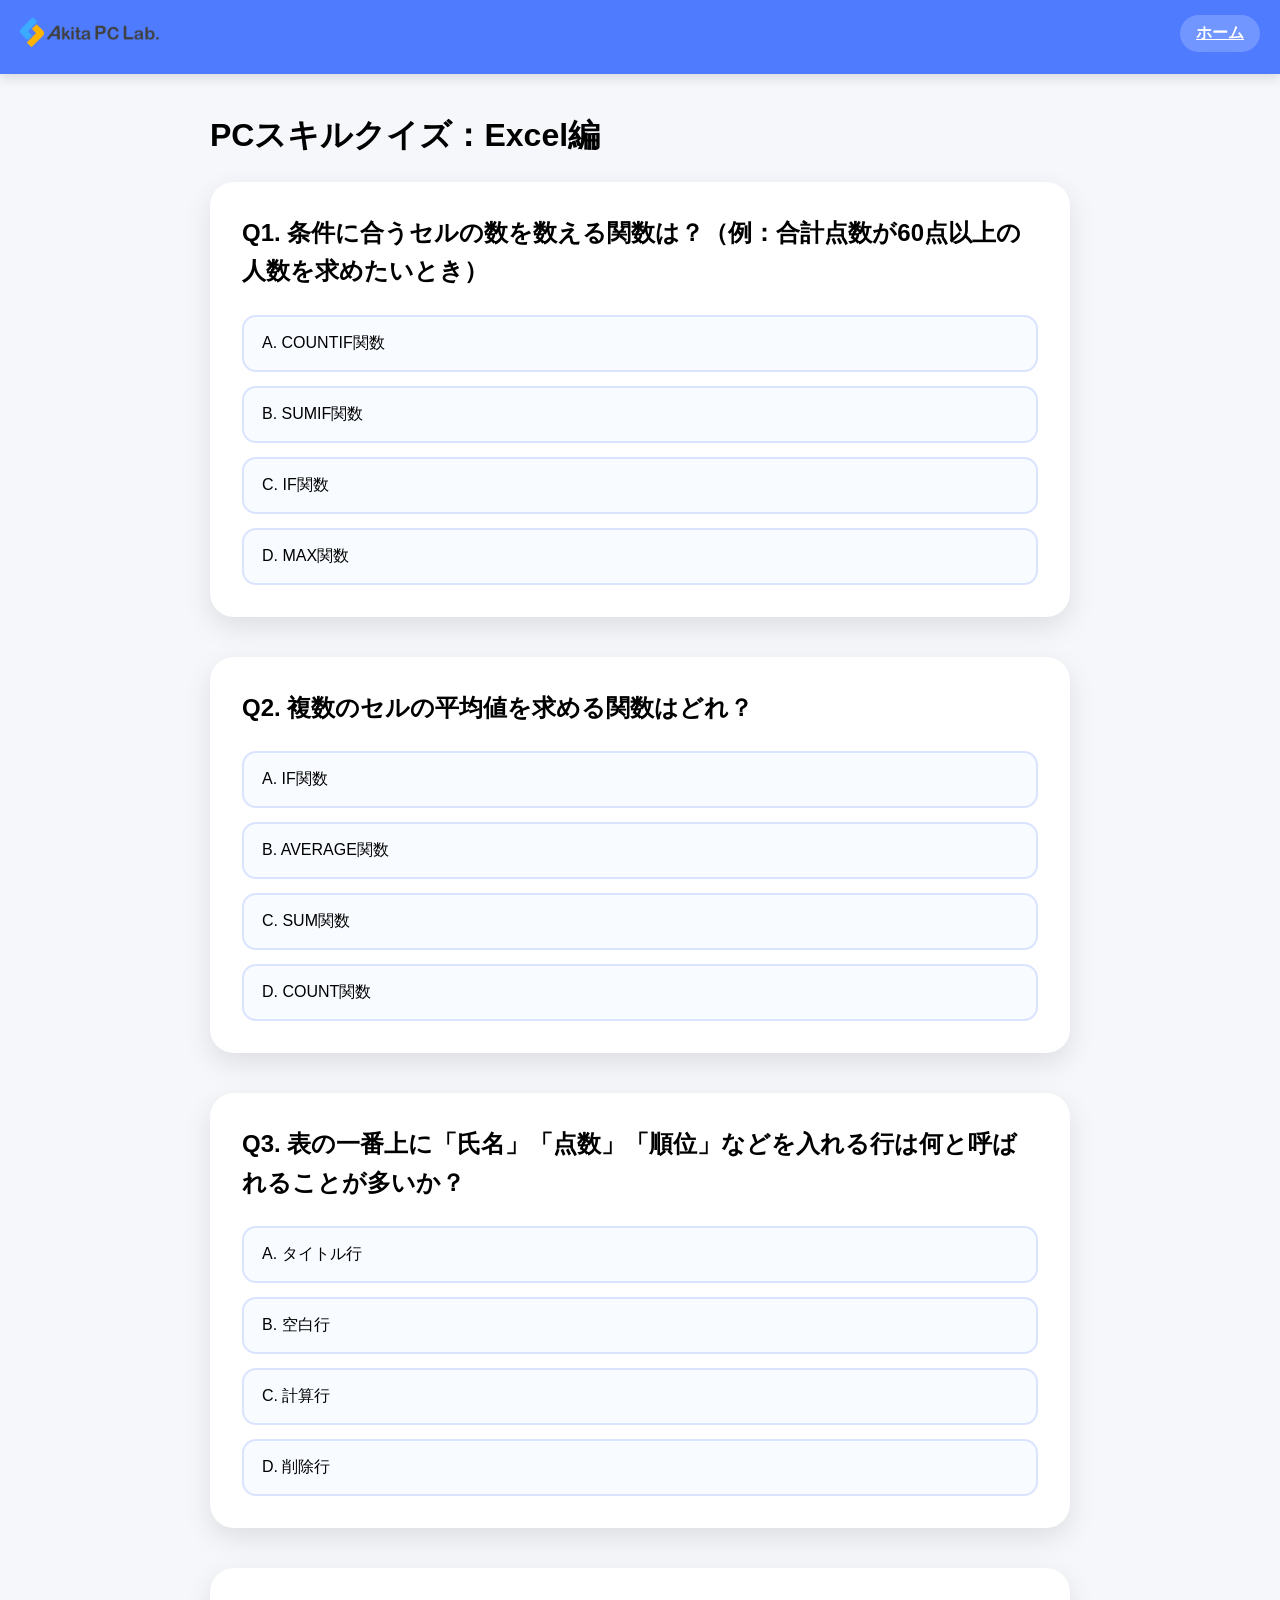
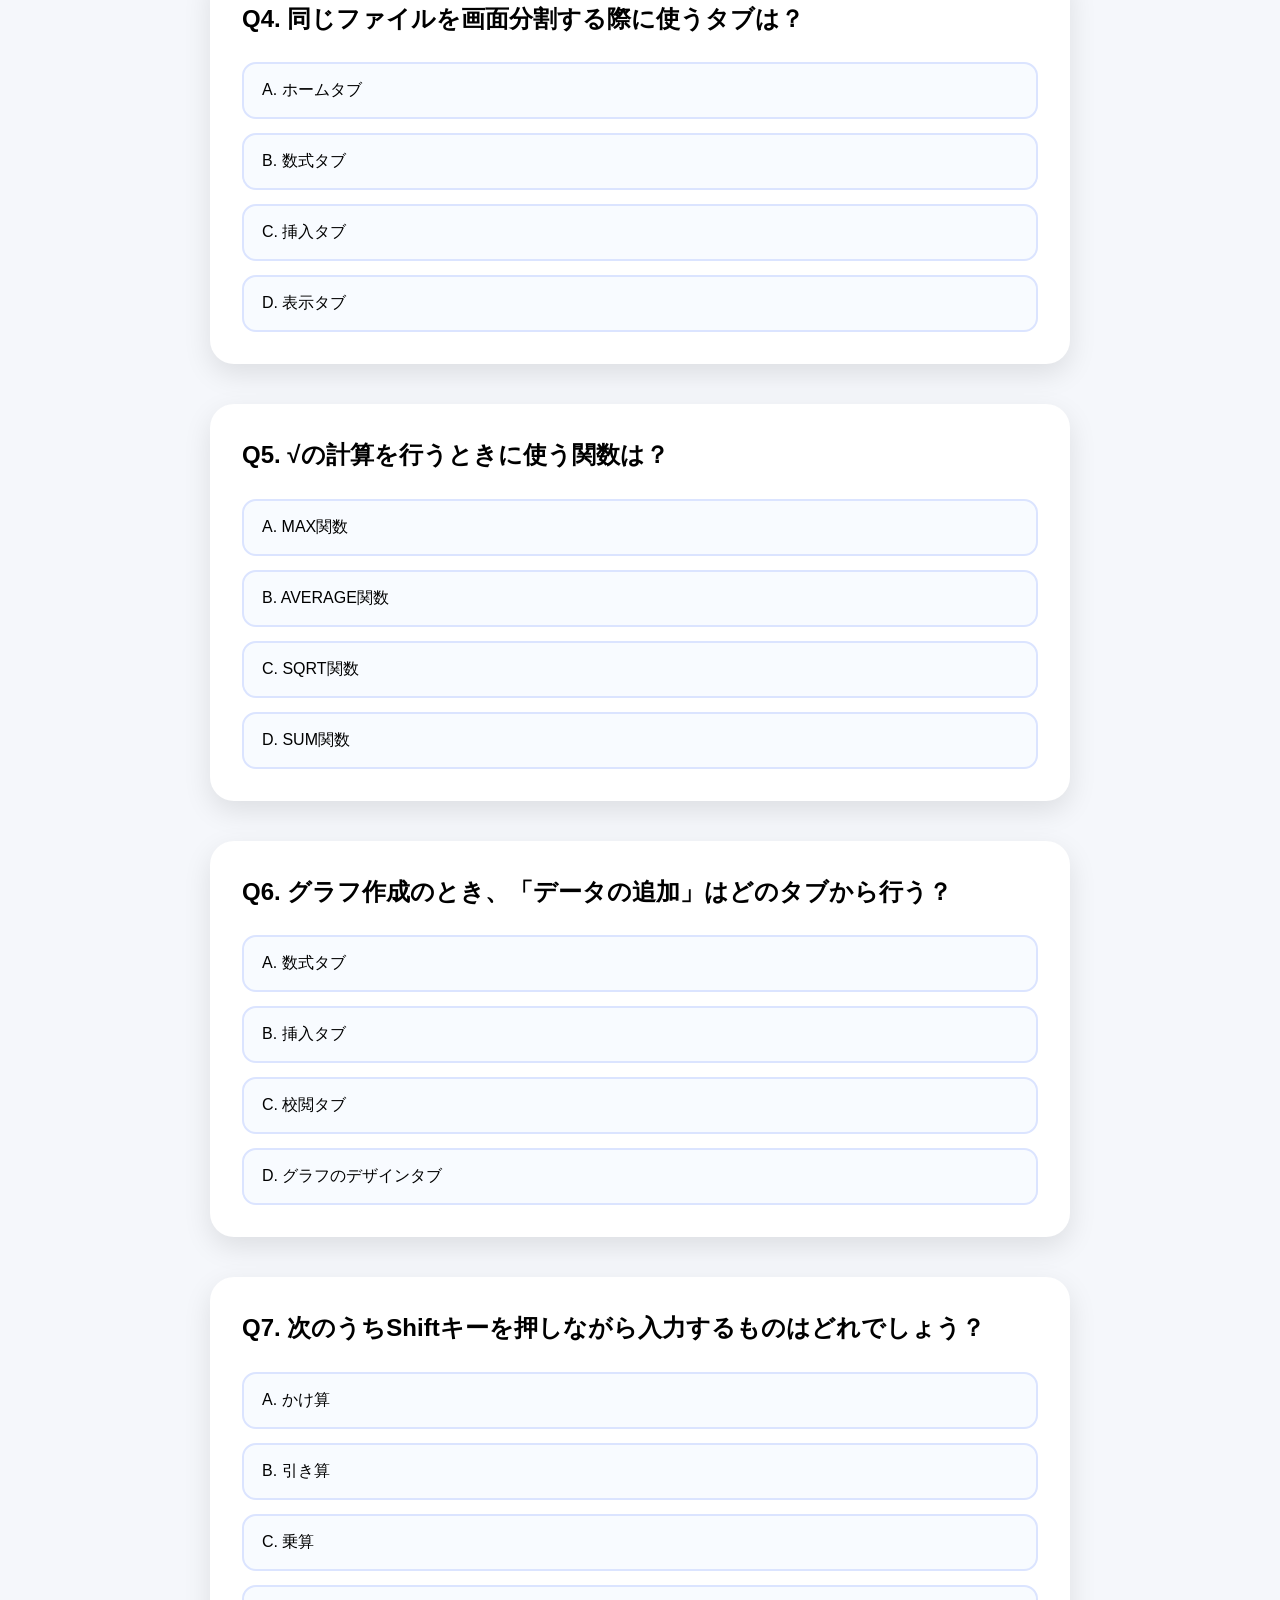
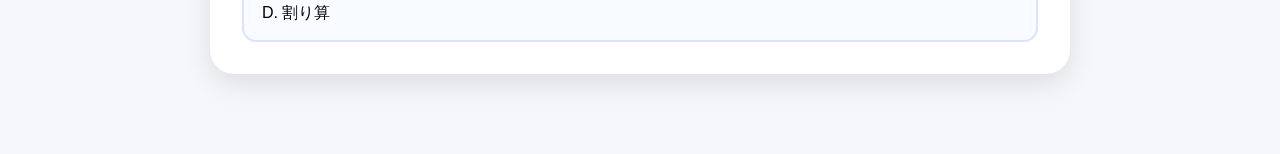
<file: excel-quiz.html>
<!DOCTYPE html>
<html lang="ja">
<head>
  <meta charset="UTF-8">
  <meta name="viewport" content="width=device-width, initial-scale=1.0">
  <title>PCスキルクイズ | Excel</title>
  <link rel="stylesheet" href="style.css">
</head>
<body>

<header>
  <nav class="nav">
    <div class="logo">
      <img src="images/pclab.logo1.png" alt="ロゴ">
    </div>
    <ul>
      <li><a href="index.html">ホーム</a></li>
    </ul>
  </nav>
</header>

<main class="column-page">
    <div class="quiz-header">
        <h1>PCスキルクイズ：Excel編</h1>
    </div>

    <div class="quiz-card">
        <h2>Q1. 条件に合うセルの数を数える関数は？（例：合計点数が60点以上の人数を求めたいとき）</h2>

        <div class="answer-list">
            <button data-correct="true">A. COUNTIF関数</button>
            <button data-correct="false">B. SUMIF関数</button>
            <button data-correct="false">C. IF関数</button>
            <button data-correct="false">D. MAX関数</button>
        </div>

        <p class="explanation">
            他の関数と違い操作が少し複雑だから復習しようね！
        </p>
    </div>

    <div class="quiz-card">
        <h2>Q2. 複数のセルの平均値を求める関数はどれ？</h2>

        <div class="answer-list">
            <button data-correct="false">A. IF関数</button>
            <button data-correct="true">B. AVERAGE関数</button>
            <button data-correct="false">C. SUM関数</button>
            <button data-correct="false">D. COUNT関数</button>
        </div>

        <p class="explanation">
            他の関数も覚えておくと便利だから復習しようね！
        </p>
    </div>

    <div class="quiz-card">
        <h2>Q3. 表の一番上に「氏名」「点数」「順位」などを入れる行は何と呼ばれることが多いか？</h2>

        <div class="answer-list">
            <button data-correct="true">A. タイトル行</button>
            <button data-correct="false">B. 空白行</button>
            <button data-correct="false">C. 計算行</button>
            <button data-correct="false">D. 削除行</button>
        </div>

        <p class="explanation">
            タイトル行を設定しておくと、表の内容が分かりやすくなるから覚えておこう！
        </p>
    </div>

    <div class="quiz-card">
        <h2>Q4. 同じファイルを画面分割する際に使うタブは？</h2>

        <div class="answer-list">
            <button data-correct="false">A. ホームタブ</button>
            <button data-correct="false">B. 数式タブ</button>
            <button data-correct="false">C. 挿入タブ</button>
            <button data-correct="true">D. 表示タブ</button>
        </div>

        <p class="explanation">
            画面分割を使うと、同じファイルの違う場所を同時に見られるから便利だよ！
        </p>
    </div>

    <div class="quiz-card">
        <h2>Q5. √の計算を行うときに使う関数は？</h2>

        <div class="answer-list">
            <button data-correct="false">A. MAX関数</button>
            <button data-correct="false">B. AVERAGE関数</button>
            <button data-correct="true">C. SQRT関数</button>
            <button data-correct="false">D. SUM関数</button>
        </div>

        <p class="explanation">
            SQRT関数は、数値の平方根を求める関数だよ！使うときは「=SQRT(値)」と入力するよ！
        </p>
    </div>

    <div class="quiz-card">
        <h2>Q6. グラフ作成のとき、「データの追加」はどのタブから行う？</h2>

        <div class="answer-list">
            <button data-correct="false">A. 数式タブ</button>
            <button data-correct="false">B. 挿入タブ</button>
            <button data-correct="false">C. 校閲タブ</button>
            <button data-correct="true">D. グラフのデザインタブ</button>
        </div>

        <p class="explanation">
            グラフのデザインタブをクリックすると、データの追加や編集が可能になるよ！
        </p>
    </div>

    <div class="quiz-card">
        <h2>Q7. 次のうちShiftキーを押しながら入力するものはどれでしょう？</h2>

        <div class="answer-list">
            <button data-correct="true">A. かけ算</button>
            <button data-correct="false">B. 引き算</button>
            <button data-correct="false">C. 乗算</button>
            <button data-correct="false">D. 割り算</button>
        </div>

        <p class="explanation">
            足し算とかけ算はShiftキーを押しながら入力しないといけないよ！
        </p>
    </div>
</main>

<!-- JS読み込み -->
<script src="script.js"></script>

</body>
</html>
</file>
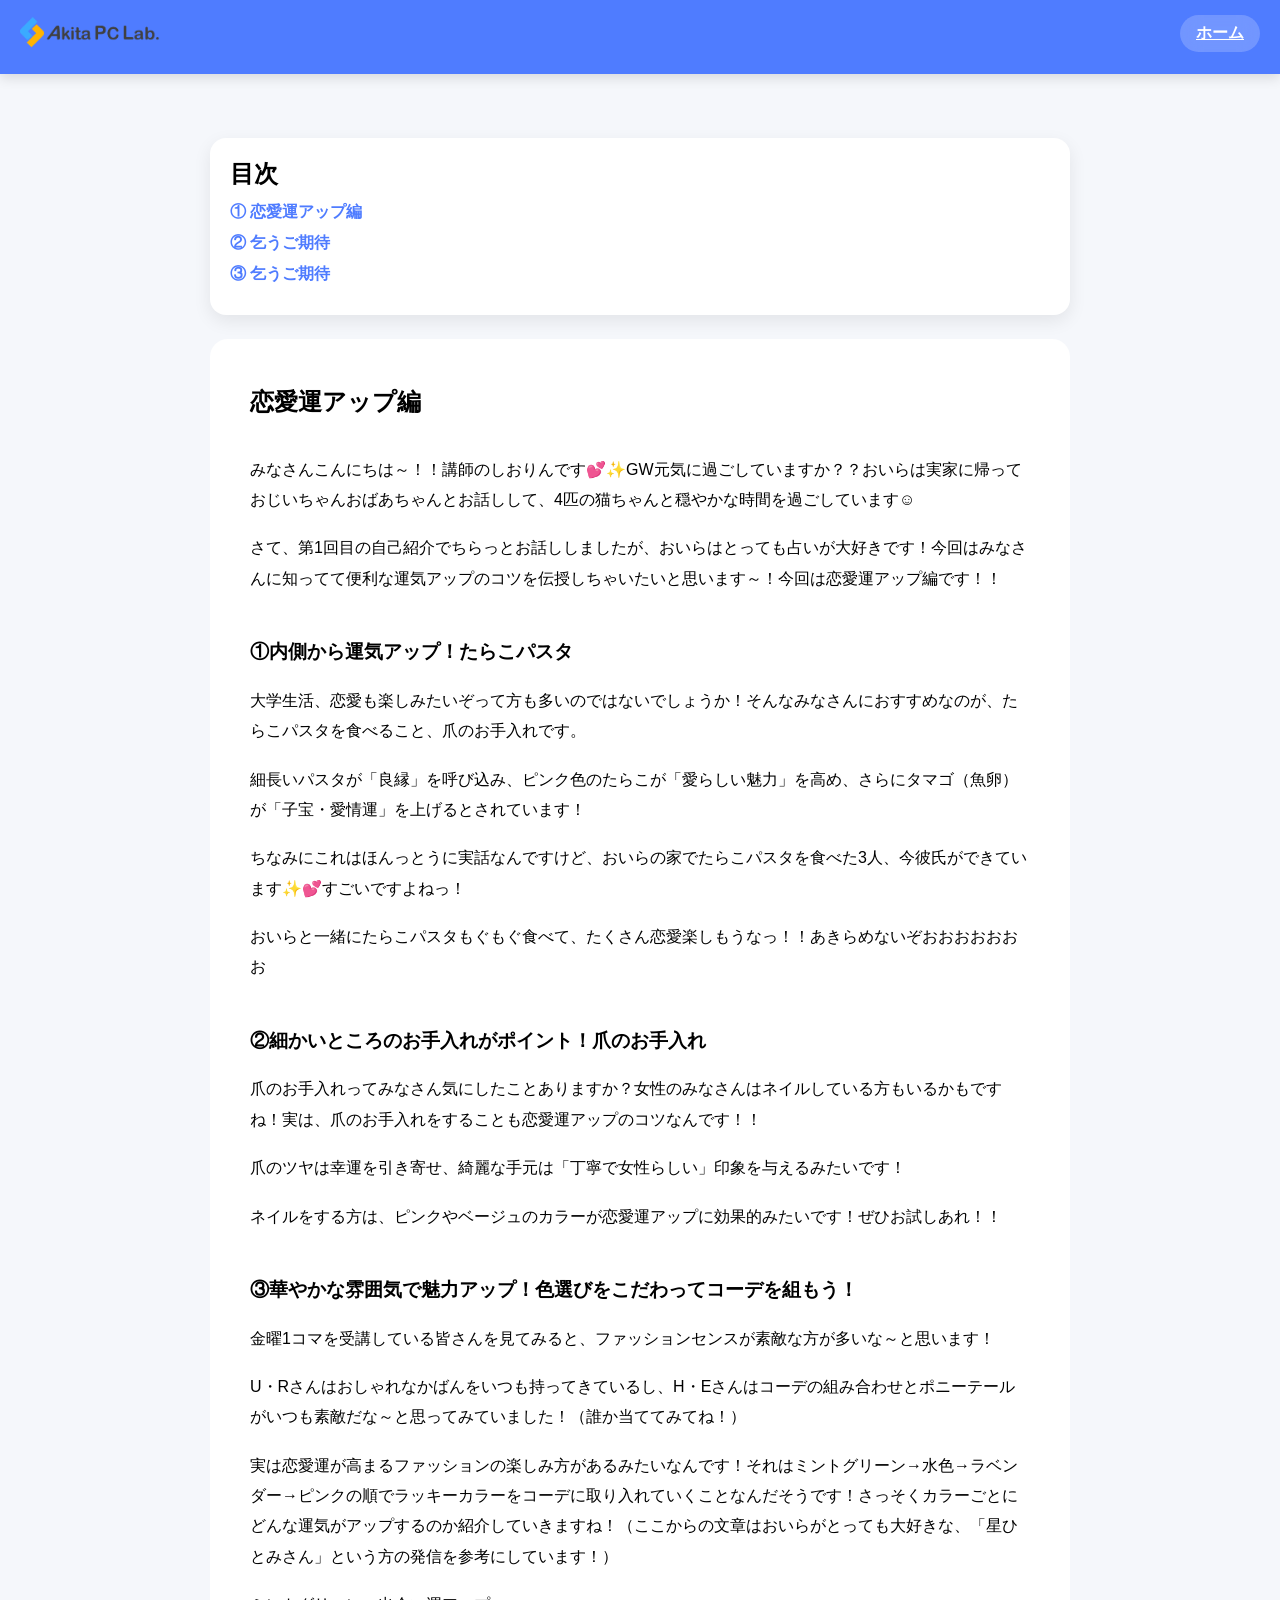
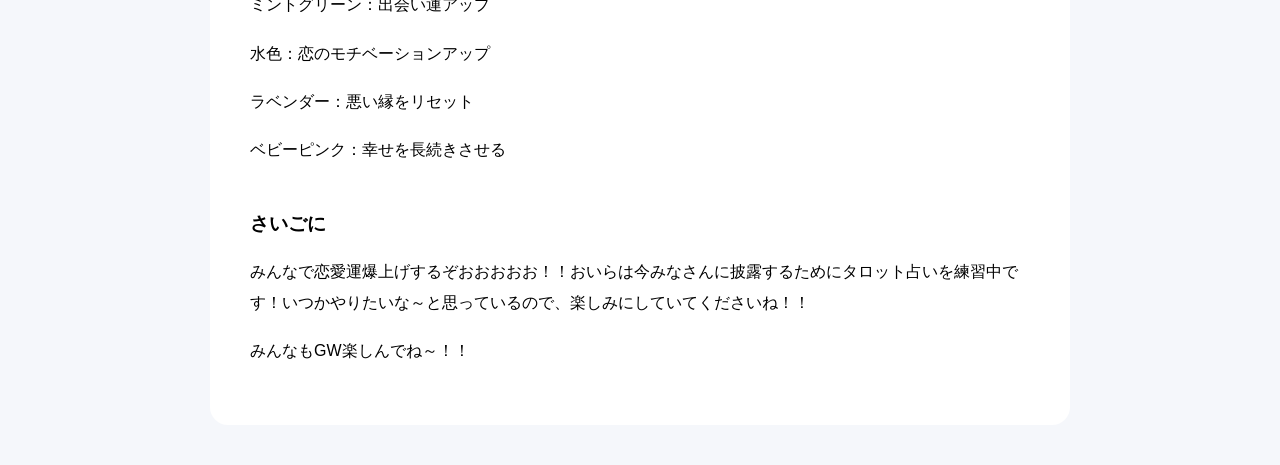
<file: fortune.html>
<!DOCTYPE html>
<html lang="ja">
<head>
  <meta charset="UTF-8">
  <meta name="viewport" content="width=device-width, initial-scale=1.0">
  <title>コラム | 占い師しおり</title>
  <link rel="stylesheet" href="style.css">
</head>
<body>

<header>
  <nav class="nav">
    <div class="logo">
      <img src="images/pclab.logo1.png" alt="ロゴ">
    </div>
    <ul>
      <li><a href="index.html">ホーム</a></li>
    </ul>
  </nav>
</header>

<main class="column-page">
    <div class="toc">
        <h2>目次</h2>
        <ul>
        <li><a href="#content1">① 恋愛運アップ編</a></li>
        <li><a href="#content2">② 乞うご期待</a></li>
        <li><a href="#content3">③ 乞うご期待</a></li>
        </ul>
    </div>
  <article class="column-article">
    <h1 id="content1">恋愛運アップ編</h1>

    <p>みなさんこんにちは～！！講師のしおりんです💕✨GW元気に過ごしていますか？？おいらは実家に帰っておじいちゃんおばあちゃんとお話しして、4匹の猫ちゃんと穏やかな時間を過ごしています☺️</p>
    <p>さて、第1回目の自己紹介でちらっとお話ししましたが、おいらはとっても占いが大好きです！今回はみなさんに知ってて便利な運気アップのコツを伝授しちゃいたいと思います～！今回は恋愛運アップ編です！！</p>

    <h3>①内側から運気アップ！たらこパスタ</h3>
    <p>大学生活、恋愛も楽しみたいぞって方も多いのではないでしょうか！そんなみなさんにおすすめなのが、たらこパスタを食べること、爪のお手入れです。</p>
    <p>細長いパスタが「良縁」を呼び込み、ピンク色のたらこが「愛らしい魅力」を高め、さらにタマゴ（魚卵）が「子宝・愛情運」を上げるとされています！</p>
    <p>ちなみにこれはほんっとうに実話なんですけど、おいらの家でたらこパスタを食べた3人、今彼氏ができています✨💕すごいですよねっ！</p>
    <p>おいらと一緒にたらこパスタもぐもぐ食べて、たくさん恋愛楽しもうなっ！！あきらめないぞおおおおおおお</p>

    <h3>②細かいところのお手入れがポイント！爪のお手入れ</h3>
    <p>爪のお手入れってみなさん気にしたことありますか？女性のみなさんはネイルしている方もいるかもですね！実は、爪のお手入れをすることも恋愛運アップのコツなんです！！</p>
    <p>爪のツヤは幸運を引き寄せ、綺麗な手元は「丁寧で女性らしい」印象を与えるみたいです！</p>
    <p>ネイルをする方は、ピンクやベージュのカラーが恋愛運アップに効果的みたいです！ぜひお試しあれ！！</p>

    <h3>③華やかな雰囲気で魅力アップ！色選びをこだわってコーデを組もう！</h3>
    <p>金曜1コマを受講している皆さんを見てみると、ファッションセンスが素敵な方が多いな～と思います！</p>
    <p>U・Rさんはおしゃれなかばんをいつも持ってきているし、H・Eさんはコーデの組み合わせとポニーテールがいつも素敵だな～と思ってみていました！（誰か当ててみてね！）</p>
    <p>実は恋愛運が高まるファッションの楽しみ方があるみたいなんです！それはミントグリーン→水色→ラベンダー→ピンクの順でラッキーカラーをコーデに取り入れていくことなんだそうです！さっそくカラーごとにどんな運気がアップするのか紹介していきますね！（ここからの文章はおいらがとっても大好きな、「星ひとみさん」という方の発信を参考にしています！）</p>
    <p>ミントグリーン：出会い運アップ</p>
    <p>水色：恋のモチベーションアップ</p>
    <p>ラベンダー：悪い縁をリセット</p>
    <p>ベビーピンク：幸せを長続きさせる</p>

    <h3>さいごに</h3>
    <p>みんなで恋愛運爆上げするぞおおおおお！！おいらは今みなさんに披露するためにタロット占いを練習中です！いつかやりたいな～と思っているので、楽しみにしていてくださいね！！</p>
    <p>みんなもGW楽しんでね～！！</p>



  </article>
</main>

</body>
</html>
</file>
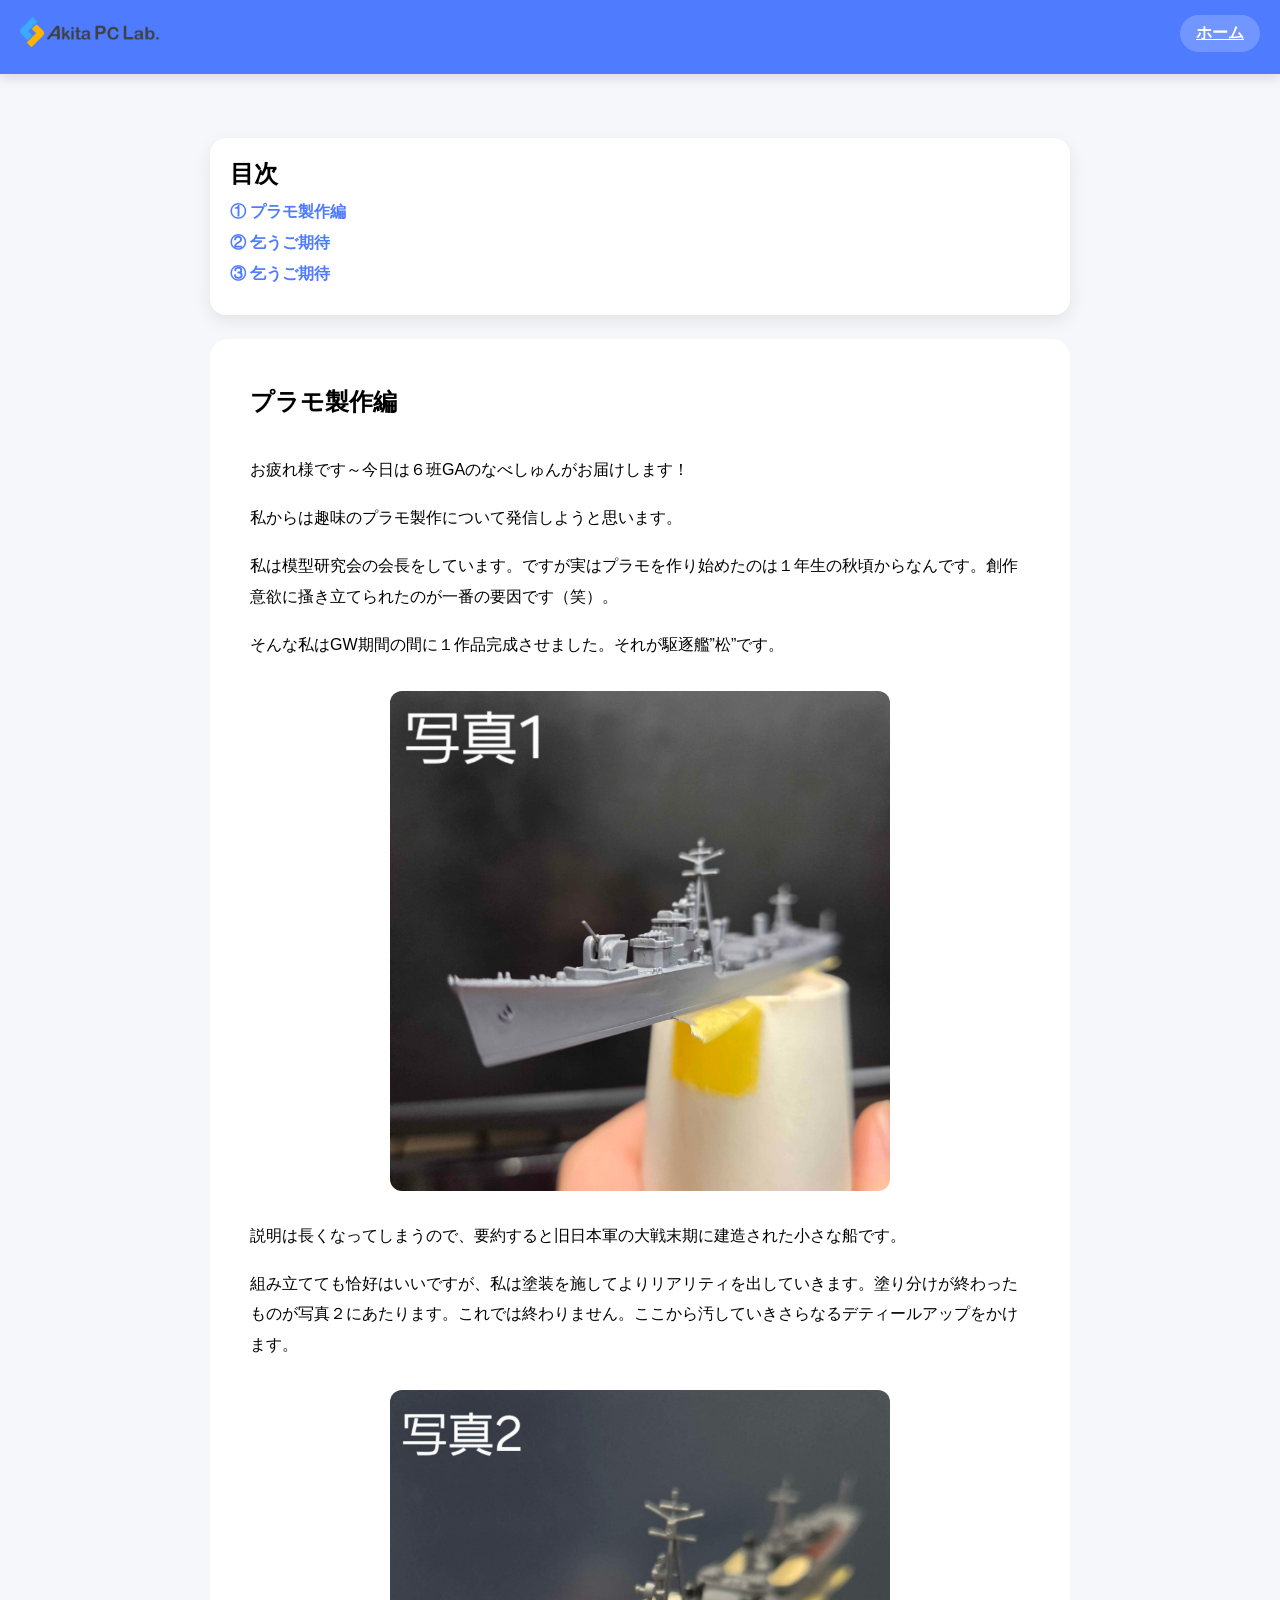
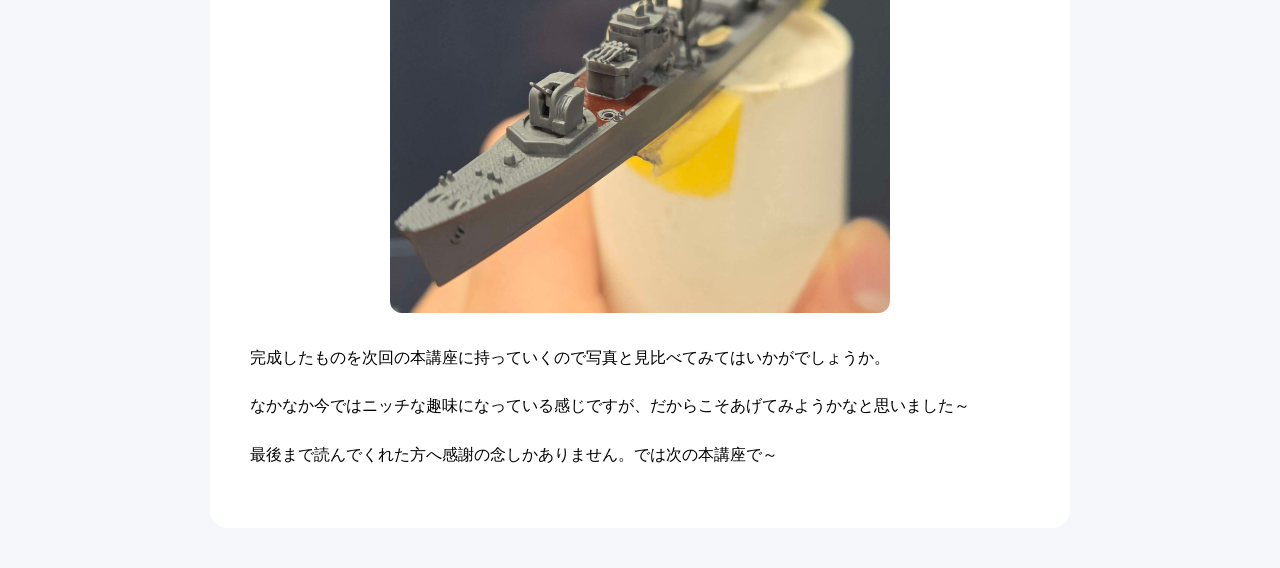
<file: hobby.html>
<!DOCTYPE html>
<html lang="ja">
<head>
  <meta charset="UTF-8">
  <meta name="viewport" content="width=device-width, initial-scale=1.0">
  <title>コラム | 知らない世界</title>
  <link rel="stylesheet" href="style.css">
</head>
<body>

<header>
  <nav class="nav">
    <div class="logo">
      <img src="images/pclab.logo1.png" alt="ロゴ">
    </div>
    <ul>
      <li><a href="index.html">ホーム</a></li>
    </ul>
  </nav>
</header>

<main class="column-page">
    <div class="toc">
        <h2>目次</h2>
        <ul>
        <li><a href="#content1">① プラモ製作編</a></li>
        <li><a href="#content2">② 乞うご期待</a></li>
        <li><a href="#content3">③ 乞うご期待</a></li>
        </ul>
    </div>
  <article class="column-article">
    <h1 id="content1">プラモ製作編</h1>

    <p>お疲れ様です～今日は６班GAのなべしゅんがお届けします！</p>
    <p>私からは趣味のプラモ製作について発信しようと思います。</p>
    <p>私は模型研究会の会長をしています。ですが実はプラモを作り始めたのは１年生の秋頃からなんです。創作意欲に搔き立てられたのが一番の要因です（笑）。</p>
    <p>そんな私はGW期間の間に１作品完成させました。それが駆逐艦”松”です。</p>

    <div class="image-row">
        <img src="images/hobby1.1.jpg" alt="プラモ1">
    </div>

    <p>説明は長くなってしまうので、要約すると旧日本軍の大戦末期に建造された小さな船です。</p>
    <p>組み立てても恰好はいいですが、私は塗装を施してよりリアリティを出していきます。塗り分けが終わったものが写真２にあたります。これでは終わりません。ここから汚していきさらなるデティールアップをかけます。</p>

    <div class="image-row">
        <img src="images/hobby1.2.jpg" alt="プラモ1">
    </div>

    <p>完成したものを次回の本講座に持っていくので写真と見比べてみてはいかがでしょうか。</p>
    <p>なかなか今ではニッチな趣味になっている感じですが、だからこそあげてみようかなと思いました～</p>
    <p>最後まで読んでくれた方へ感謝の念しかありません。では次の本講座で～</p>

  </article>
</main>

</body>
</html>
</file>
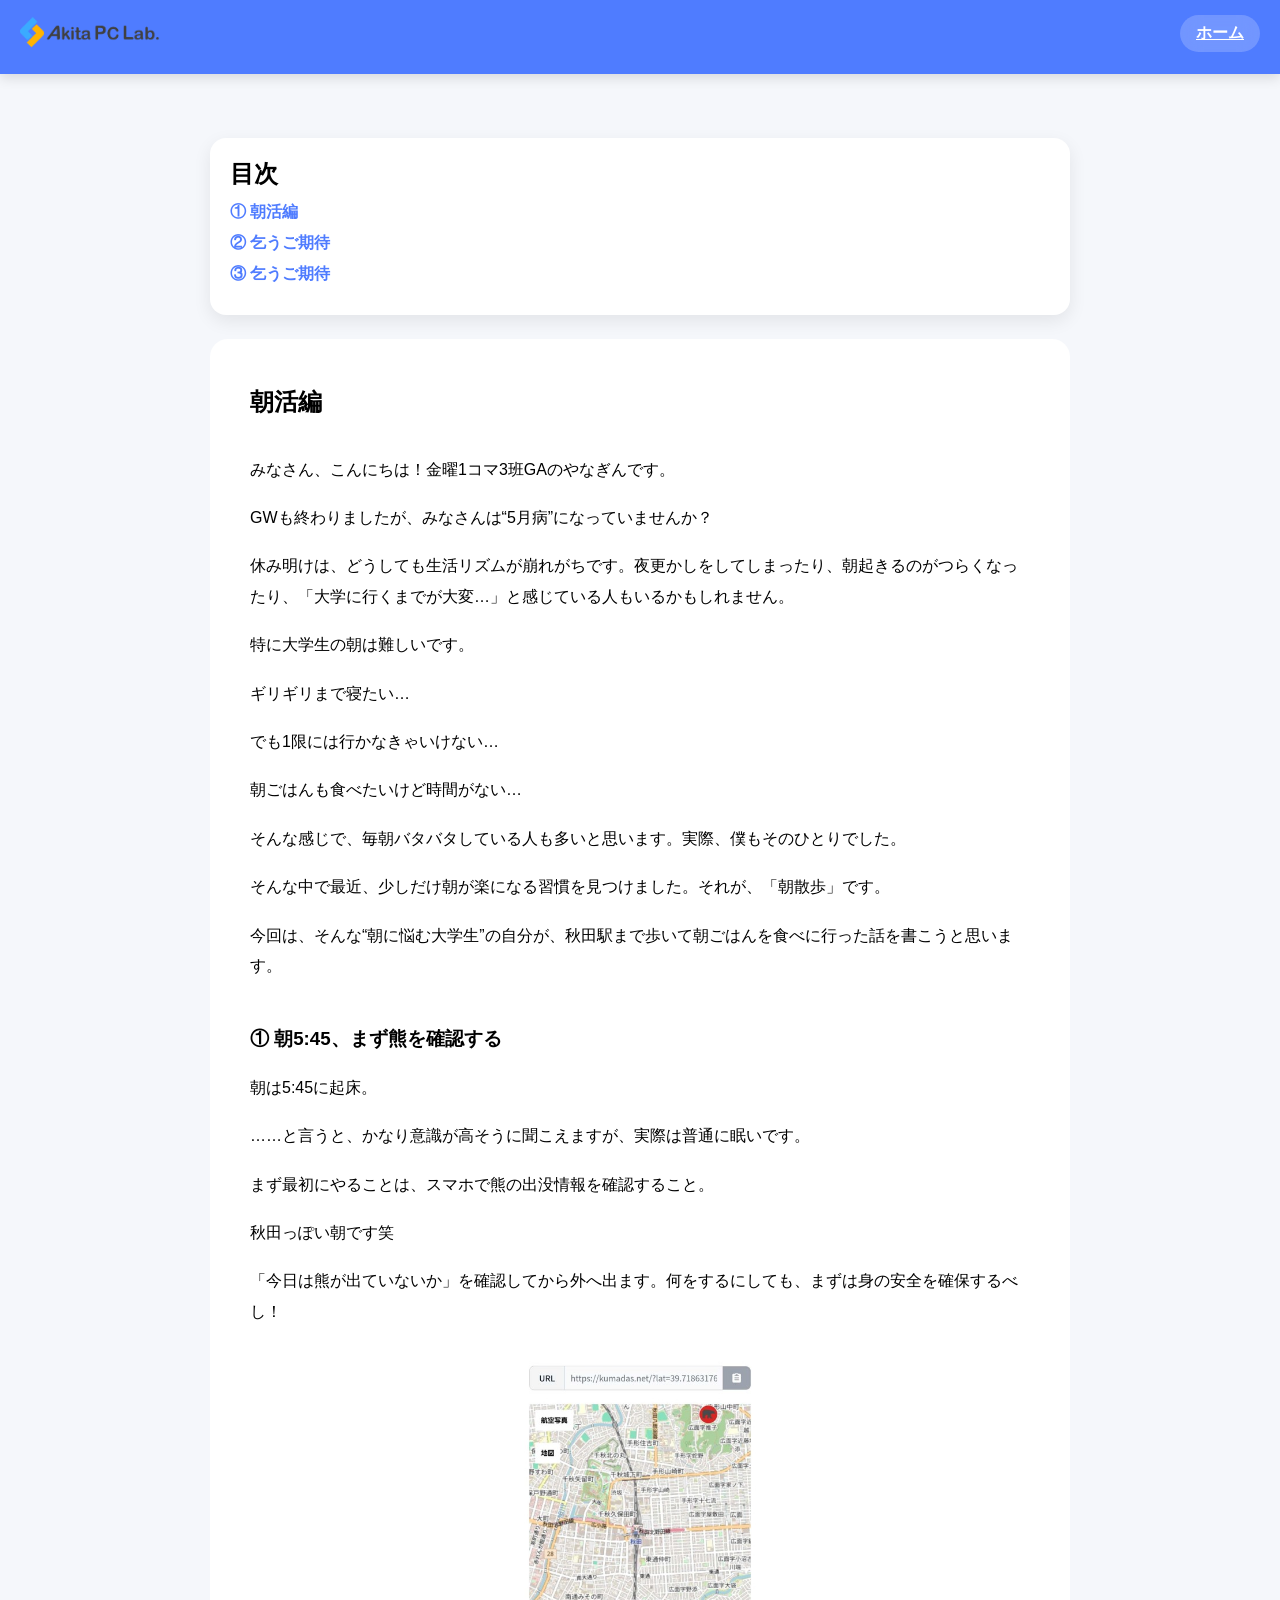
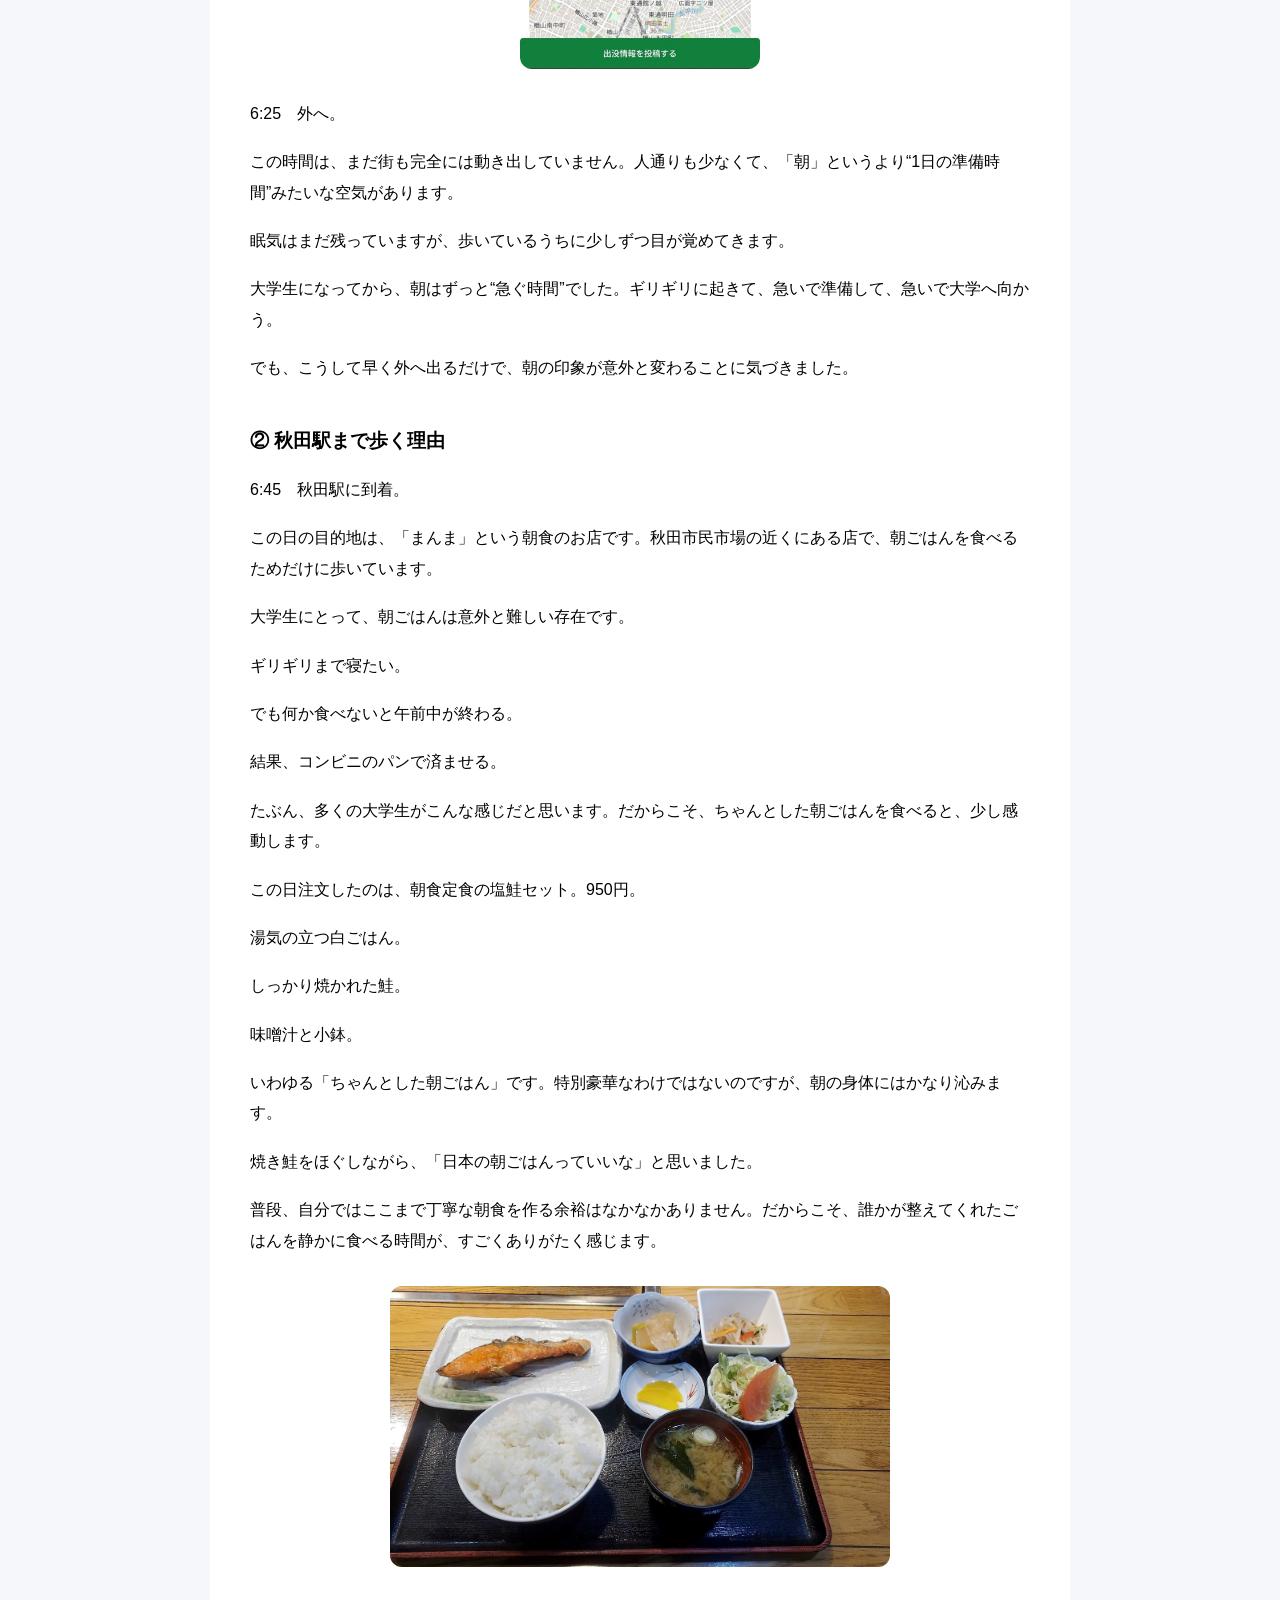
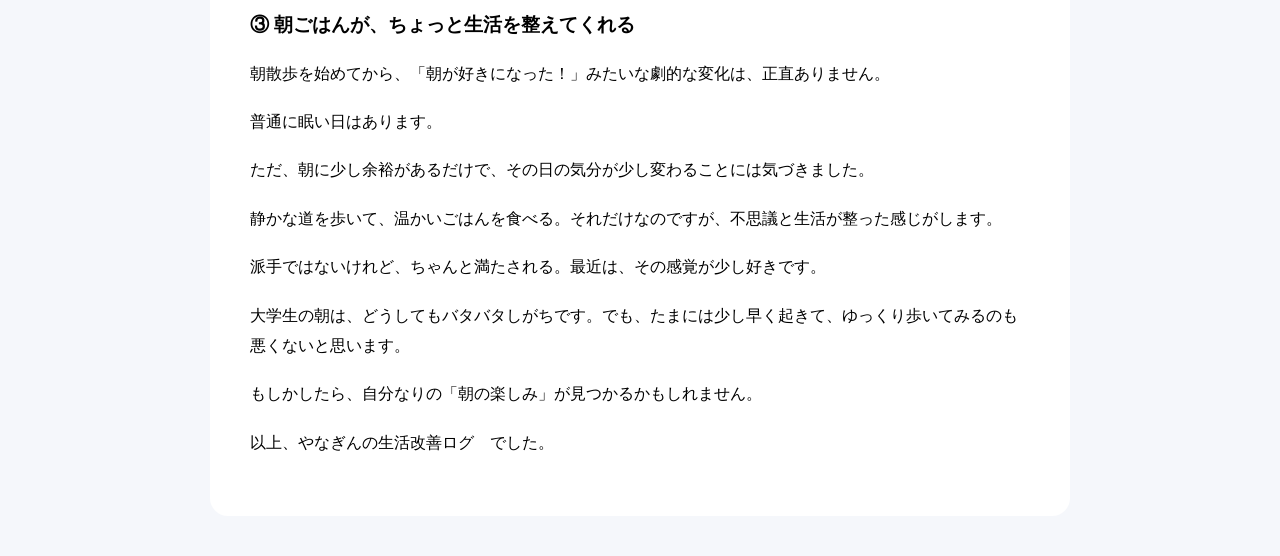
<file: life.html>
<!DOCTYPE html>
<html lang="ja">
<head>
  <meta charset="UTF-8">
  <meta name="viewport" content="width=device-width, initial-scale=1.0">
  <title>コラム | 生活改善ログ</title>
  <link rel="stylesheet" href="style.css">
</head>
<body>

<header>
  <nav class="nav">
    <div class="logo">
      <img src="images/pclab.logo1.png" alt="ロゴ">
    </div>
    <ul>
      <li><a href="index.html">ホーム</a></li>
    </ul>
  </nav>
</header>

<main class="column-page">
    <div class="toc">
        <h2>目次</h2>
        <ul>
        <li><a href="#content1">① 朝活編</a></li>
        <li><a href="#content2">② 乞うご期待</a></li>
        <li><a href="#content3">③ 乞うご期待</a></li>
        </ul>
    </div>
  <article class="column-article">
    <h1 id="content1">朝活編</h1>

    <p>みなさん、こんにちは！金曜1コマ3班GAのやなぎんです。</p>
    <p>GWも終わりましたが、みなさんは“5月病”になっていませんか？</p>
    <p>休み明けは、どうしても生活リズムが崩れがちです。夜更かしをしてしまったり、朝起きるのがつらくなったり、「大学に行くまでが大変…」と感じている人もいるかもしれません。</p>
    <p>特に大学生の朝は難しいです。</p>
    <p>ギリギリまで寝たい…</p>
    <p>でも1限には行かなきゃいけない…</p>
    <p>朝ごはんも食べたいけど時間がない…</p>
    <p>そんな感じで、毎朝バタバタしている人も多いと思います。実際、僕もそのひとりでした。</p>
    <p>そんな中で最近、少しだけ朝が楽になる習慣を見つけました。それが、「朝散歩」です。</p>
    <p>今回は、そんな“朝に悩む大学生”の自分が、秋田駅まで歩いて朝ごはんを食べに行った話を書こうと思います。</p>

    <h3>① 朝5:45、まず熊を確認する</h3>
    <p>朝は5:45に起床。</p>
    <p>……と言うと、かなり意識が高そうに聞こえますが、実際は普通に眠いです。</p>
    <p>まず最初にやることは、スマホで熊の出没情報を確認すること。</p>
    <p>秋田っぽい朝です笑</p>
    <p>「今日は熊が出ていないか」を確認してから外へ出ます。何をするにしても、まずは身の安全を確保するべし！</p>

    <div class="image-row">
        <img src="images/life1.1.jpg" alt="朝活1" style="width: 240px; height: auto;">
    </div>

    <p>6:25　外へ。</p>
    <p>この時間は、まだ街も完全には動き出していません。人通りも少なくて、「朝」というより“1日の準備時間”みたいな空気があります。</p>
    <p>眠気はまだ残っていますが、歩いているうちに少しずつ目が覚めてきます。</p>
    <p>大学生になってから、朝はずっと“急ぐ時間”でした。ギリギリに起きて、急いで準備して、急いで大学へ向かう。</p>
    <p>でも、こうして早く外へ出るだけで、朝の印象が意外と変わることに気づきました。</p>

    <h3>② 秋田駅まで歩く理由</h3>
    <p>6:45　秋田駅に到着。</p>
    <p>この日の目的地は、「まんま」という朝食のお店です。秋田市民市場の近くにある店で、朝ごはんを食べるためだけに歩いています。</p>
    <p>大学生にとって、朝ごはんは意外と難しい存在です。</p>
    <p>ギリギリまで寝たい。</p>
    <p>でも何か食べないと午前中が終わる。</p>
    <p>結果、コンビニのパンで済ませる。</p>
    <p>たぶん、多くの大学生がこんな感じだと思います。だからこそ、ちゃんとした朝ごはんを食べると、少し感動します。</p>
    <p>この日注文したのは、朝食定食の塩鮭セット。950円。</p>
    <p>湯気の立つ白ごはん。</p>
    <p>しっかり焼かれた鮭。</p>
    <p>味噌汁と小鉢。</p>
    <p>いわゆる「ちゃんとした朝ごはん」です。特別豪華なわけではないのですが、朝の身体にはかなり沁みます。</p>
    <p>焼き鮭をほぐしながら、「日本の朝ごはんっていいな」と思いました。</p>
    <p>普段、自分ではここまで丁寧な朝食を作る余裕はなかなかありません。だからこそ、誰かが整えてくれたごはんを静かに食べる時間が、すごくありがたく感じます。</p>

    <div class="image-row">
        <img src="images/life1.2.jpg" alt="朝活2" style="width: 500px; height: auto;">
    </div>

    <h3>③ 朝ごはんが、ちょっと生活を整えてくれる</h3>
    <p>朝散歩を始めてから、「朝が好きになった！」みたいな劇的な変化は、正直ありません。</p>
    <p>普通に眠い日はあります。</p>
    <p>ただ、朝に少し余裕があるだけで、その日の気分が少し変わることには気づきました。</p>
    <p>静かな道を歩いて、温かいごはんを食べる。それだけなのですが、不思議と生活が整った感じがします。</p>
    <p>派手ではないけれど、ちゃんと満たされる。最近は、その感覚が少し好きです。</p>
    <p>大学生の朝は、どうしてもバタバタしがちです。でも、たまには少し早く起きて、ゆっくり歩いてみるのも悪くないと思います。</p>
    <p>もしかしたら、自分なりの「朝の楽しみ」が見つかるかもしれません。</p>
    <p>以上、やなぎんの生活改善ログ　でした。</p>

  </article>
</main>

</body>
</html>
</file>
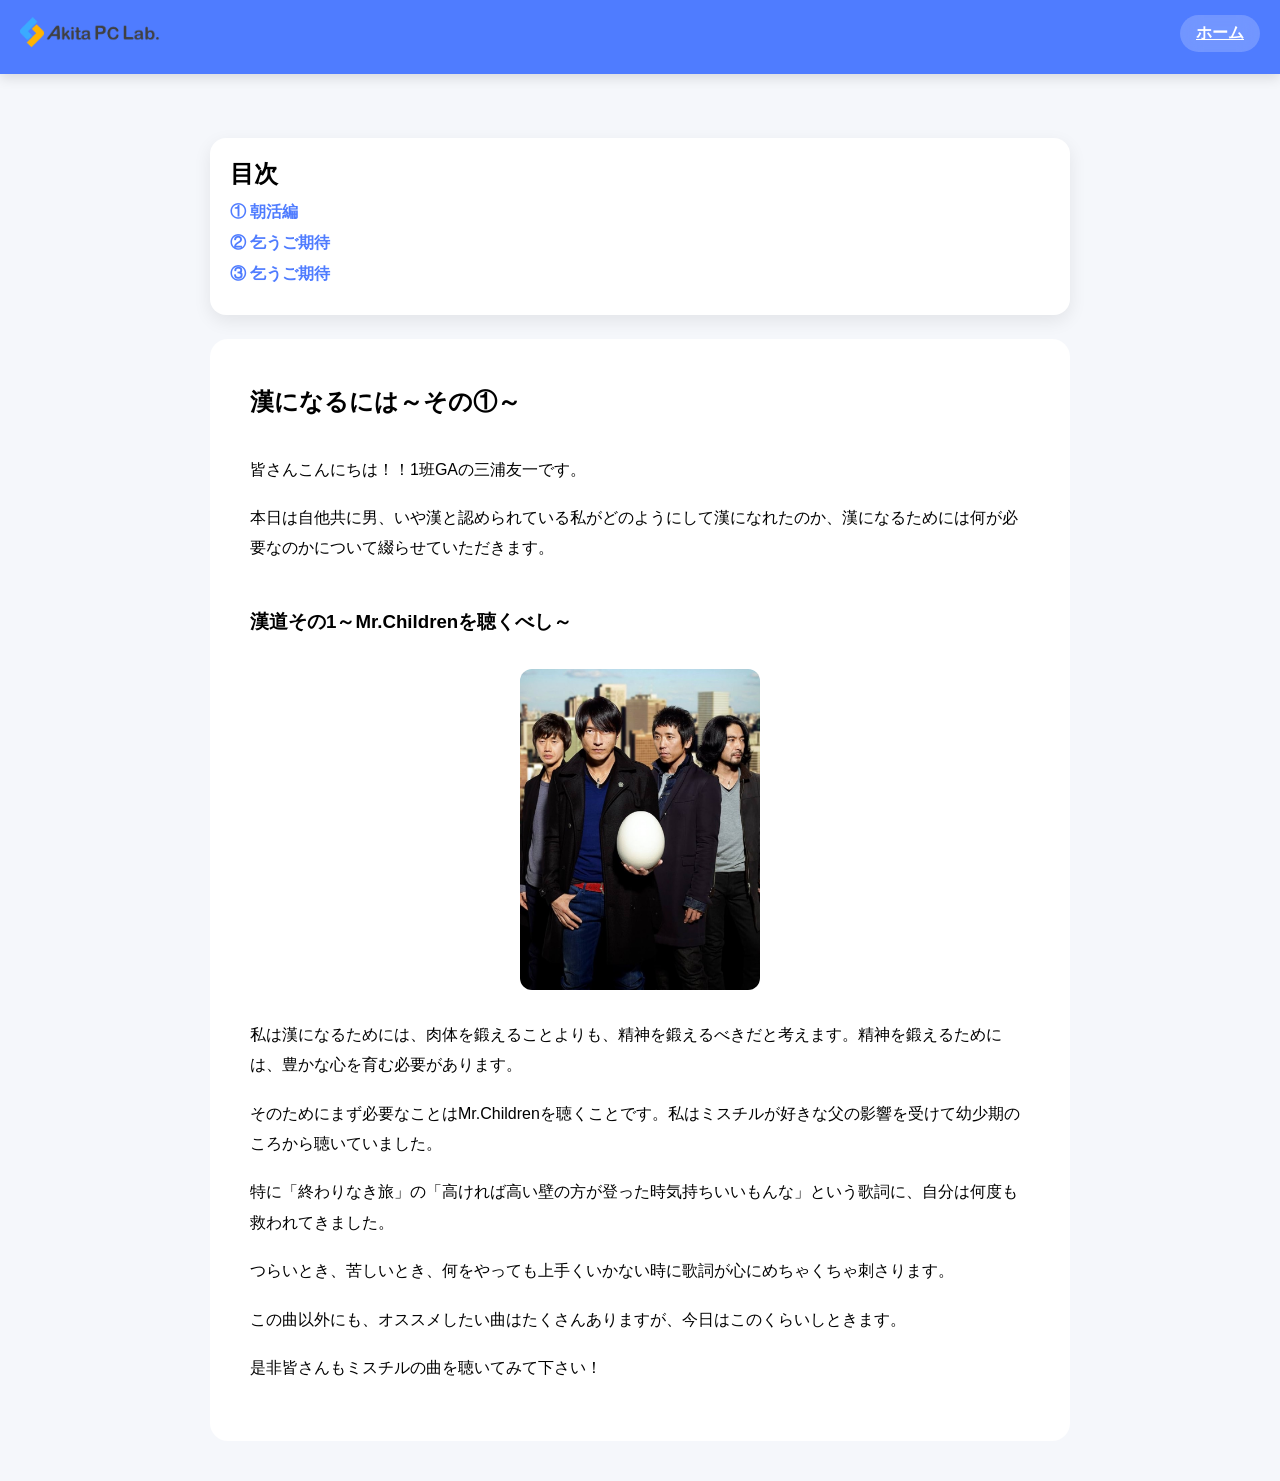
<file: otoko.html>
<!DOCTYPE html>
<html lang="ja">
<head>
  <meta charset="UTF-8">
  <meta name="viewport" content="width=device-width, initial-scale=1.0">
  <title>コラム | 漢道</title>
  <link rel="stylesheet" href="style.css">
</head>
<body>

<header>
  <nav class="nav">
    <div class="logo">
      <img src="images/pclab.logo1.png" alt="ロゴ">
    </div>
    <ul>
      <li><a href="index.html">ホーム</a></li>
    </ul>
  </nav>
</header>

<main class="column-page">
    <div class="toc">
        <h2>目次</h2>
        <ul>
        <li><a href="#content1">① 朝活編</a></li>
        <li><a href="#content2">② 乞うご期待</a></li>
        <li><a href="#content3">③ 乞うご期待</a></li>
        </ul>
    </div>
  <article class="column-article">
    <h1 id="content1">漢になるには～その①～</h1>

    <p>皆さんこんにちは！！1班GAの三浦友一です。</p>
    <p>本日は自他共に男、いや漢と認められている私がどのようにして漢になれたのか、漢になるためには何が必要なのかについて綴らせていただきます。</p>
    <h3>漢道その1～Mr.Childrenを聴くべし～</h3>

    <div class="image-row">
        <img src="images/otoko1.JPG" alt="漢1" style="width: 240px; height: auto;">
    </div>

    <p>私は漢になるためには、肉体を鍛えることよりも、精神を鍛えるべきだと考えます。精神を鍛えるためには、豊かな心を育む必要があります。</p>
    <p>そのためにまず必要なことはMr.Childrenを聴くことです。私はミスチルが好きな父の影響を受けて幼少期のころから聴いていました。</p>
    <p>特に「終わりなき旅」の「高ければ高い壁の方が登った時気持ちいいもんな」という歌詞に、自分は何度も救われてきました。</p>
    <p>つらいとき、苦しいとき、何をやっても上手くいかない時に歌詞が心にめちゃくちゃ刺さります。</p>
    <p>この曲以外にも、オススメしたい曲はたくさんありますが、今日はこのくらいしときます。</p>
    <p>是非皆さんもミスチルの曲を聴いてみて下さい！</p>

  </article>
</main>

</body>
</html>
</file>
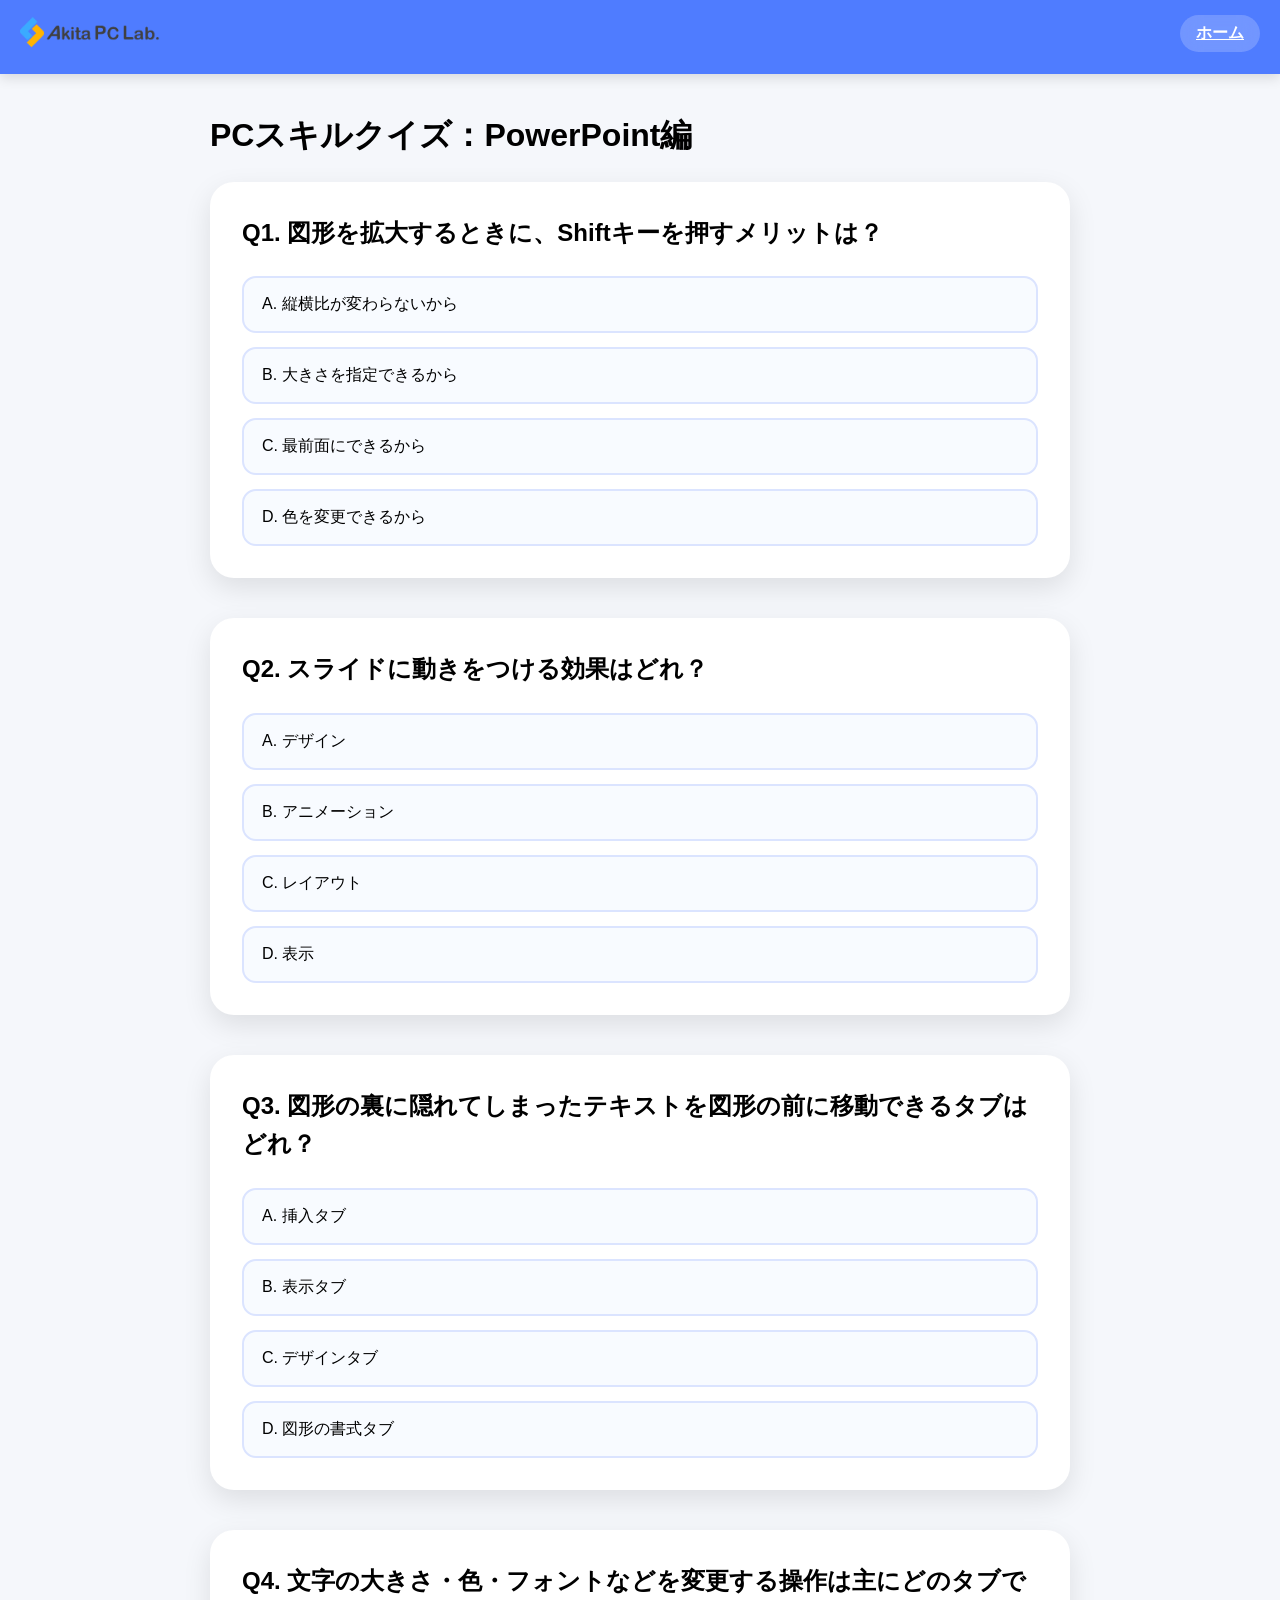
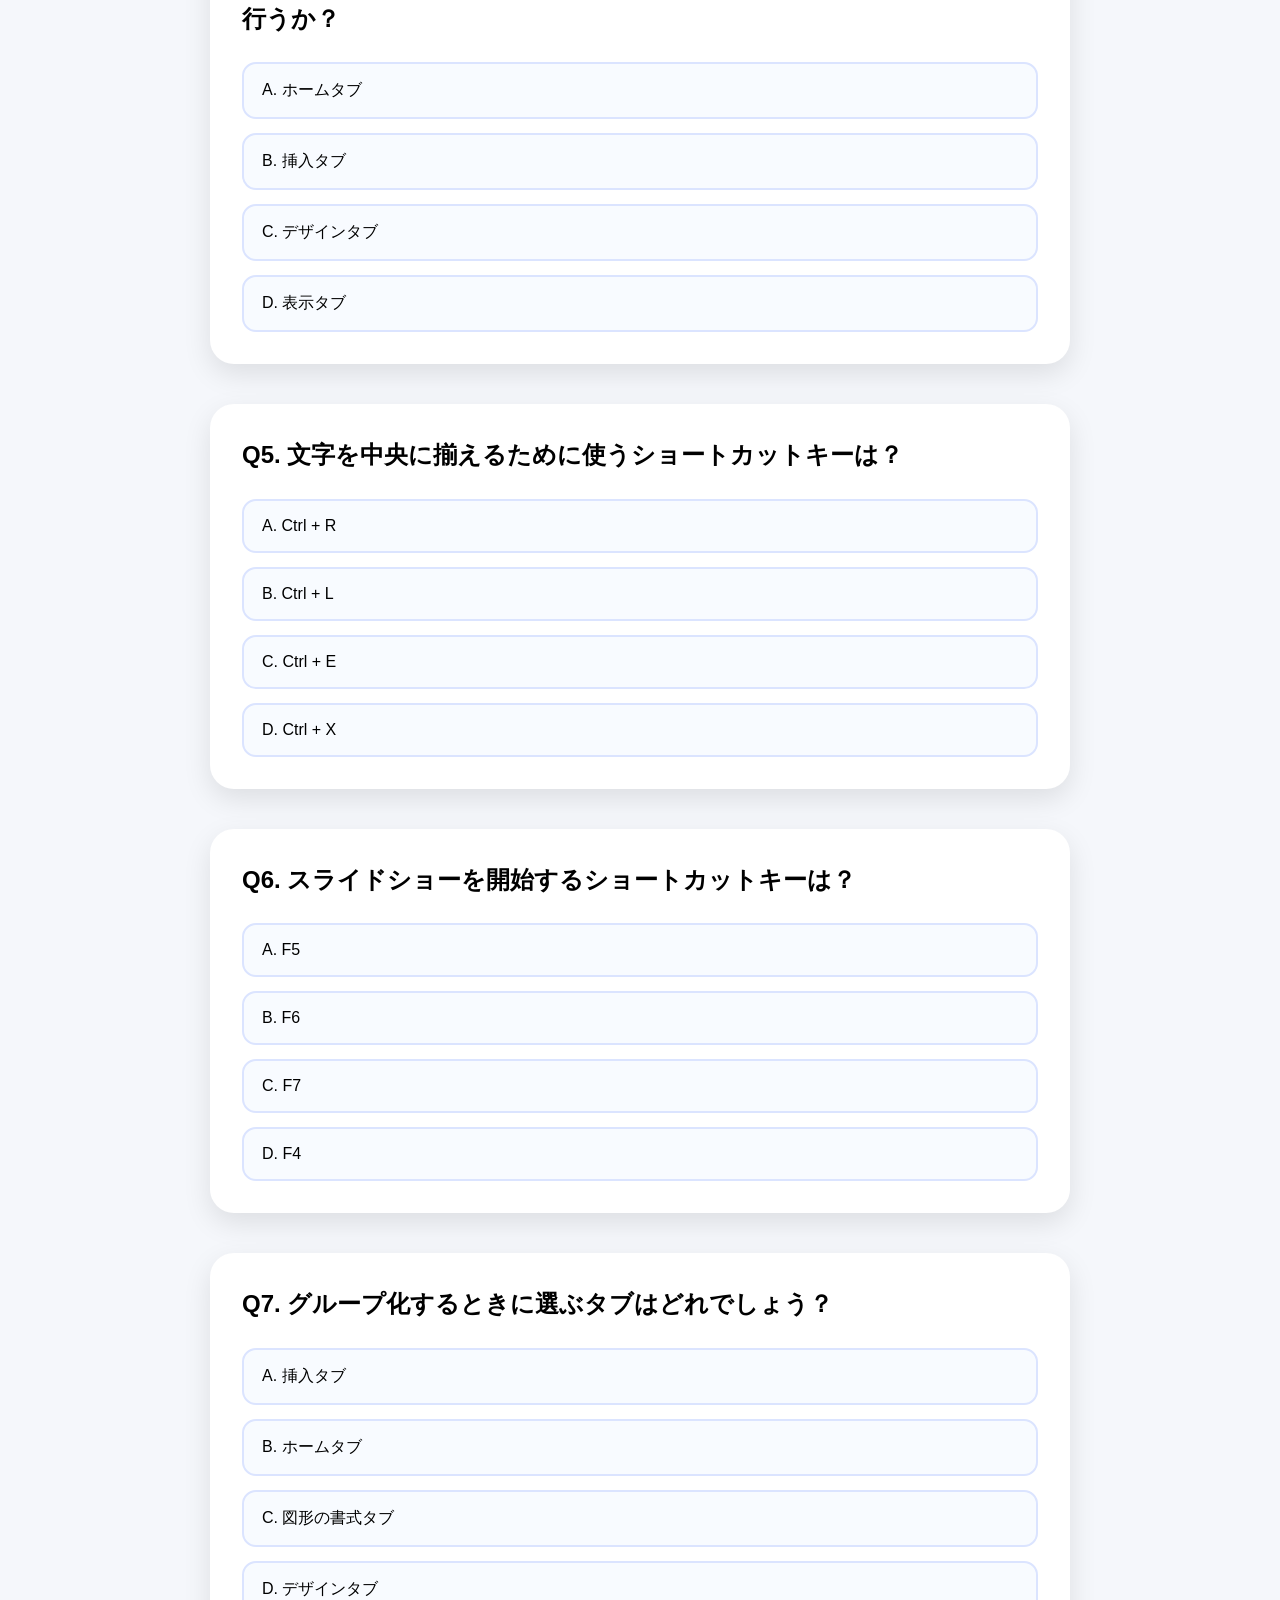
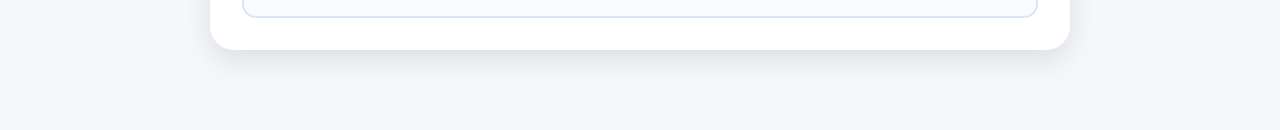
<file: powerpoint-quiz.html>
<!DOCTYPE html>
<html lang="ja">
<head>
  <meta charset="UTF-8">
  <meta name="viewport" content="width=device-width, initial-scale=1.0">
  <title>PCスキルクイズ | PowerPoint</title>
  <link rel="stylesheet" href="style.css">
</head>
<body>

<header>
  <nav class="nav">
    <div class="logo">
      <img src="images/pclab.logo1.png" alt="ロゴ">
    </div>
    <ul>
      <li><a href="index.html">ホーム</a></li>
    </ul>
  </nav>
</header>

<main class="column-page">

    <div class="quiz-header">
        <h1>PCスキルクイズ：PowerPoint編</h1>
    </div>

    <div class="quiz-card">
        <h2>Q1. 図形を拡大するときに、Shiftキーを押すメリットは？</h2>

        <div class="answer-list">
            <button data-correct="true">A. 縦横比が変わらないから</button>
            <button data-correct="false">B. 大きさを指定できるから</button>
            <button data-correct="false">C. 最前面にできるから</button>
            <button data-correct="false">D. 色を変更できるから</button>
        </div>

        <p class="explanation">
            様々な場面で役立つと思うからぜひ活用してね！
        </p>
    </div>

    <div class="quiz-card">
        <h2>Q2. スライドに動きをつける効果はどれ？</h2>

        <div class="answer-list">
            <button data-correct="false">A. デザイン</button>
            <button data-correct="true">B. アニメーション</button>
            <button data-correct="false">C. レイアウト</button>
            <button data-correct="false">D. 表示</button>
        </div>

        <p class="explanation">
            アニメーションを使うと見る人を引き付けるスライドになるから使ってみよう！
        </p>
    </div>

    <div class="quiz-card">
        <h2>Q3. 図形の裏に隠れてしまったテキストを図形の前に移動できるタブはどれ？</h2>

        <div class="answer-list">
            <button data-correct="false">A. 挿入タブ</button>
            <button data-correct="false">B. 表示タブ</button>
            <button data-correct="false">C. デザインタブ</button>
            <button data-correct="true">D. 図形の書式タブ</button>
        </div>

        <p class="explanation">
            図形を選択すると「図形の書式タブ」が出てくるよ！
        </p>
    </div>

    <div class="quiz-card">
        <h2>Q4. 文字の大きさ・色・フォントなどを変更する操作は主にどのタブで行うか？</h2>

        <div class="answer-list">
            <button data-correct="true">A. ホームタブ</button>
            <button data-correct="false">B. 挿入タブ</button>
            <button data-correct="false">C. デザインタブ</button>
            <button data-correct="false">D. 表示タブ</button>
        </div>

        <p class="explanation">
            太字・斜体にするのも同じ場所だよ！
        </p>
    </div>

    <div class="quiz-card">
        <h2>Q5. 文字を中央に揃えるために使うショートカットキーは？</h2>

        <div class="answer-list">
            <button data-correct="false">A. Ctrl + R</button>
            <button data-correct="false">B. Ctrl + L</button>
            <button data-correct="true">C. Ctrl + E</button>
            <button data-correct="false">D. Ctrl + X</button>
        </div>

        <p class="explanation">
            Wordでも同じことが出来るよ！
        </p>
    </div>

    <div class="quiz-card">
        <h2>Q6. スライドショーを開始するショートカットキーは？</h2>

        <div class="answer-list">
            <button data-correct="true">A. F5</button>
            <button data-correct="false">B. F6</button>
            <button data-correct="false">C. F7</button>
            <button data-correct="false">D. F4</button>
        </div>

        <p class="explanation">
            Shift + F5を押すと、現在のスライドからスライドショーを開始できるよ！
        </p>
    </div>

    <div class="quiz-card">
        <h2>Q7. グループ化するときに選ぶタブはどれでしょう？</h2>

        <div class="answer-list">
            <button data-correct="false">A. 挿入タブ</button>
            <button data-correct="false">B. ホームタブ</button>
            <button data-correct="true">C. 図形の書式タブ</button>
            <button data-correct="false">D. デザインタブ</button>
        </div>

        <p class="explanation">
            グループ化は複数の図形を移動させるときに便利だよ！
        </p>
    </div>
</main>

<!-- JS読み込み -->
<script src="script.js"></script>

</body>
</html>
</file>
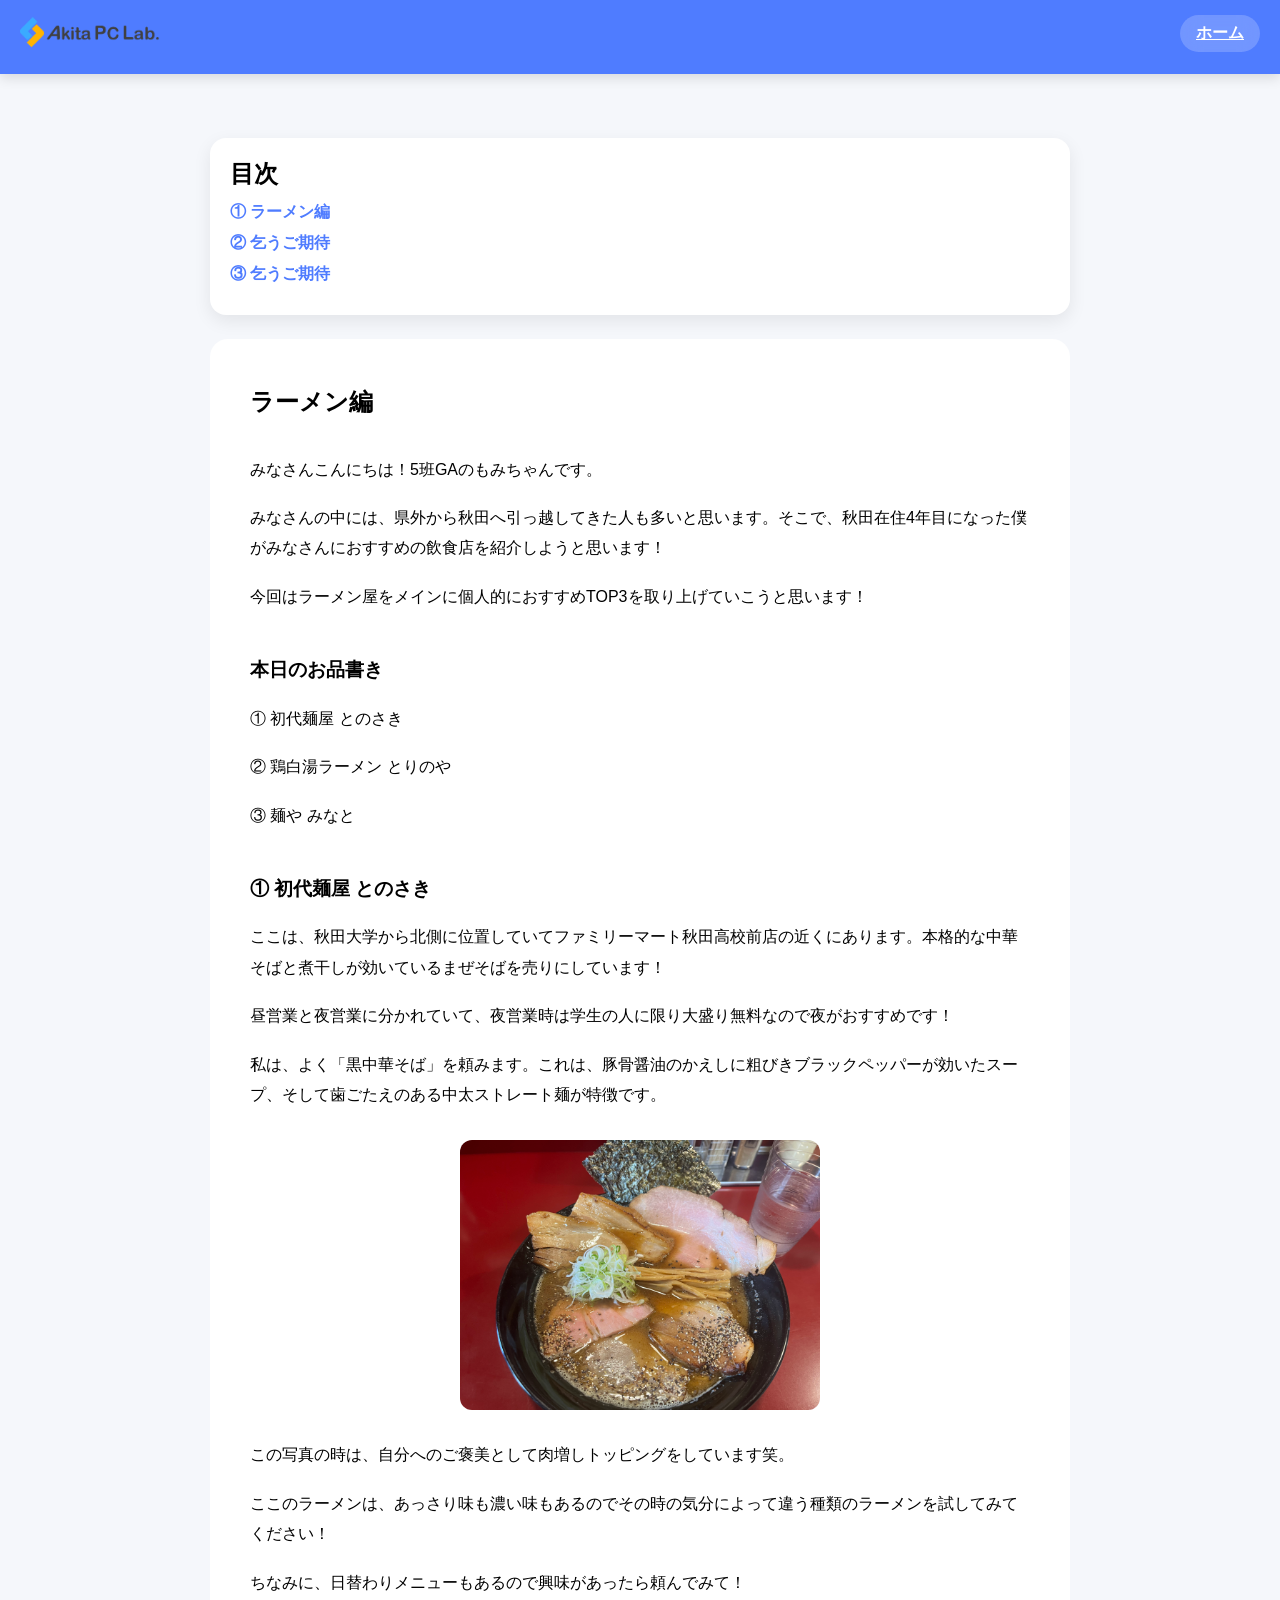
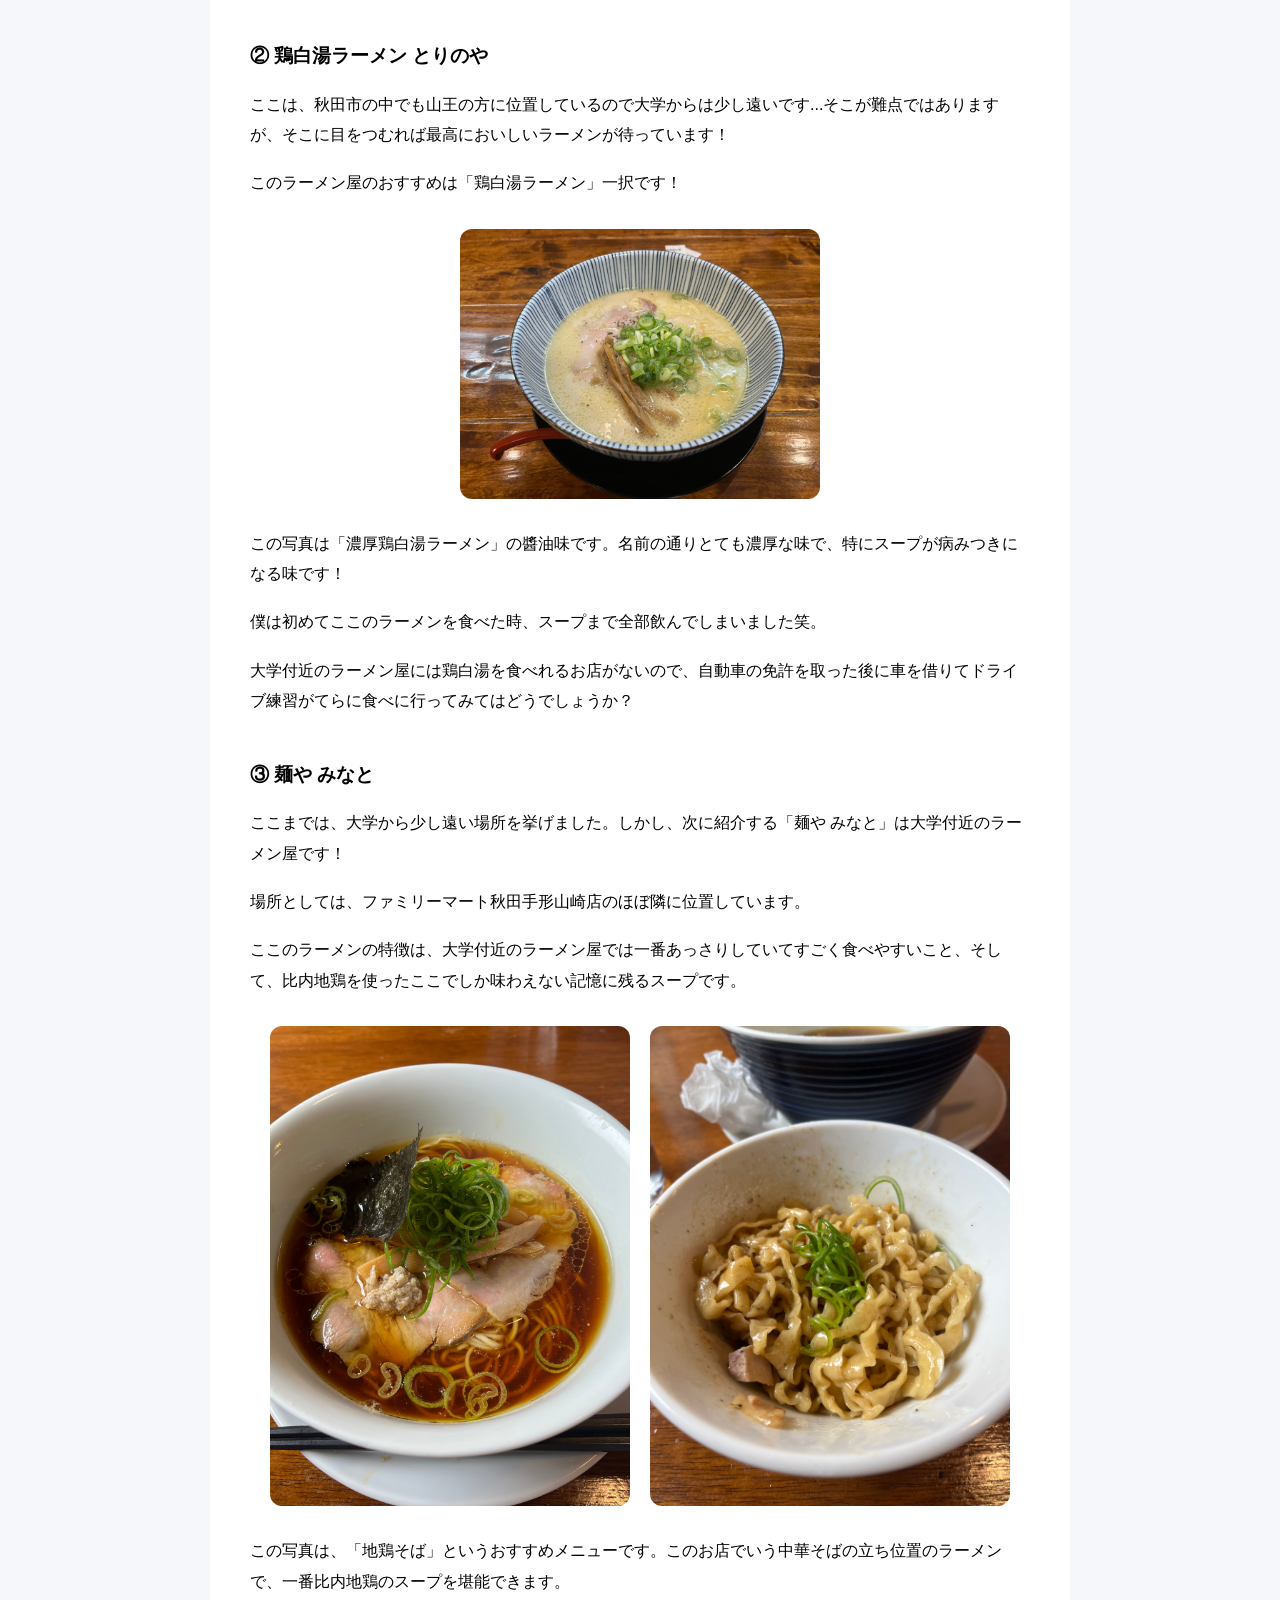
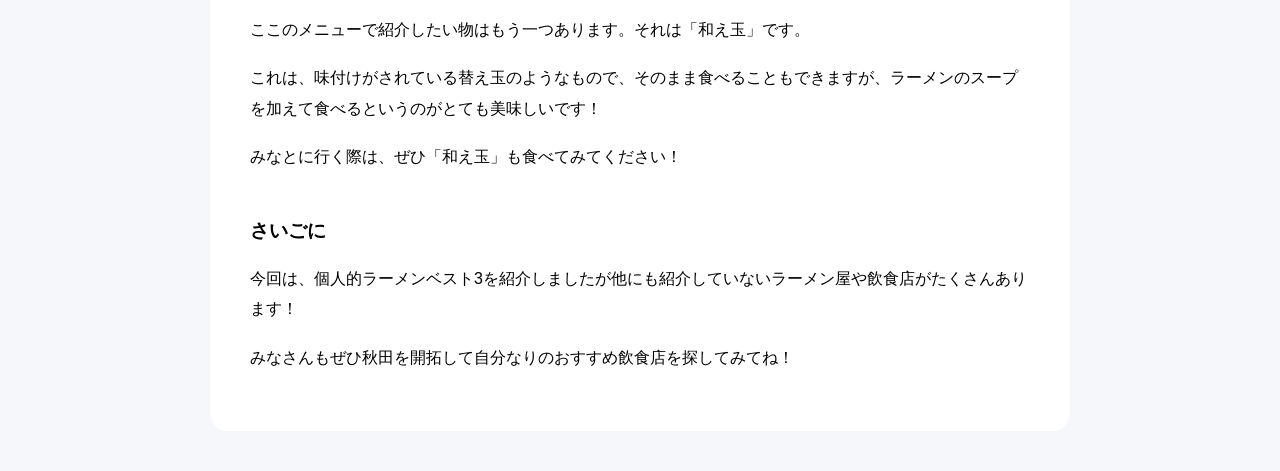
<file: restaurant.html>
<!DOCTYPE html>
<html lang="ja">
<head>
  <meta charset="UTF-8">
  <meta name="viewport" content="width=device-width, initial-scale=1.0">
  <title>コラム | 秘境飯</title>
  <link rel="stylesheet" href="style.css">
</head>
<body>

<header>
  <nav class="nav">
    <div class="logo">
      <img src="images/pclab.logo1.png" alt="ロゴ">
    </div>
    <ul>
      <li><a href="index.html">ホーム</a></li>
    </ul>
  </nav>
</header>

<main class="column-page">
    <div class="toc">
        <h2>目次</h2>
        <ul>
        <li><a href="#content1">① ラーメン編</a></li>
        <li><a href="#content2">② 乞うご期待</a></li>
        <li><a href="#content3">③ 乞うご期待</a></li>
        </ul>
    </div>
  <article class="column-article">
    <h1 id="content1">ラーメン編</h1>

    <p>みなさんこんにちは！5班GAのもみちゃんです。</p>
    <p>みなさんの中には、県外から秋田へ引っ越してきた人も多いと思います。そこで、秋田在住4年目になった僕がみなさんにおすすめの飲食店を紹介しようと思います！</p>
    <p>今回はラーメン屋をメインに個人的におすすめTOP3を取り上げていこうと思います！</p>

    <h3>本日のお品書き</h3>
    <p>① 初代麺屋 とのさき</p>
    <p>② 鶏白湯ラーメン とりのや</p>
    <p>③ 麺や みなと</p>

    <h3>① 初代麺屋 とのさき</h3>
    <p>ここは、秋田大学から北側に位置していてファミリーマート秋田高校前店の近くにあります。本格的な中華そばと煮干しが効いているまぜそばを売りにしています！</p>
    <p>昼営業と夜営業に分かれていて、夜営業時は学生の人に限り大盛り無料なので夜がおすすめです！</p>
    <p>私は、よく「黒中華そば」を頼みます。これは、豚骨醤油のかえしに粗びきブラックペッパーが効いたスープ、そして歯ごたえのある中太ストレート麺が特徴です。</p>

    <div class="image-row">
        <img src="images/rest1.1.jpeg" alt="ご飯1" style="width: 360px; height: auto;">
    </div>

    <p>この写真の時は、自分へのご褒美として肉増しトッピングをしています笑。</p>
    <p>ここのラーメンは、あっさり味も濃い味もあるのでその時の気分によって違う種類のラーメンを試してみてください！</p>
    <p>ちなみに、日替わりメニューもあるので興味があったら頼んでみて！</p>

    <h3>② 鶏白湯ラーメン とりのや</h3>
    <p>ここは、秋田市の中でも山王の方に位置しているので大学からは少し遠いです...そこが難点ではありますが、そこに目をつむれば最高においしいラーメンが待っています！</p>
    <p>このラーメン屋のおすすめは「鶏白湯ラーメン」一択です！</p>

    <div class="image-row">
        <img src="images/rest1.2.jpeg" alt="ご飯2" style="width: 360px; height: auto;">
    </div>

    <p>この写真は「濃厚鶏白湯ラーメン」の醬油味です。名前の通りとても濃厚な味で、特にスープが病みつきになる味です！</p>
    <p>僕は初めてここのラーメンを食べた時、スープまで全部飲んでしまいました笑。</p>
    <p>大学付近のラーメン屋には鶏白湯を食べれるお店がないので、自動車の免許を取った後に車を借りてドライブ練習がてらに食べに行ってみてはどうでしょうか？</p>
    <h3>③ 麺や みなと</h3>
    <p>ここまでは、大学から少し遠い場所を挙げました。しかし、次に紹介する「麺や みなと」は大学付近のラーメン屋です！</p>
    <p>場所としては、ファミリーマート秋田手形山崎店のほぼ隣に位置しています。</p>
    <p>ここのラーメンの特徴は、大学付近のラーメン屋では一番あっさりしていてすごく食べやすいこと、そして、比内地鶏を使ったここでしか味わえない記憶に残るスープです。</p>

    <div class="image-row">
        <img src="images/rest1.3.jpeg" alt="ご飯3" style="width: 360px; height: auto;">
        <img src="images/rest1.4.jpeg" alt="ご飯4" style="width: 360px; height: auto;">
    </div>

    <p>この写真は、「地鶏そば」というおすすめメニューです。このお店でいう中華そばの立ち位置のラーメンで、一番比内地鶏のスープを堪能できます。</p>
    <p>ここのメニューで紹介したい物はもう一つあります。それは「和え玉」です。</p>
    <p>これは、味付けがされている替え玉のようなもので、そのまま食べることもできますが、ラーメンのスープを加えて食べるというのがとても美味しいです！</p>
    <p>みなとに行く際は、ぜひ「和え玉」も食べてみてください！</p>
    <h3>さいごに</h3>
    <p>今回は、個人的ラーメンベスト3を紹介しましたが他にも紹介していないラーメン屋や飲食店がたくさんあります！</p>
    <p>みなさんもぜひ秋田を開拓して自分なりのおすすめ飲食店を探してみてね！</p>

  </article>
</main>

</body>
</html>
</file>
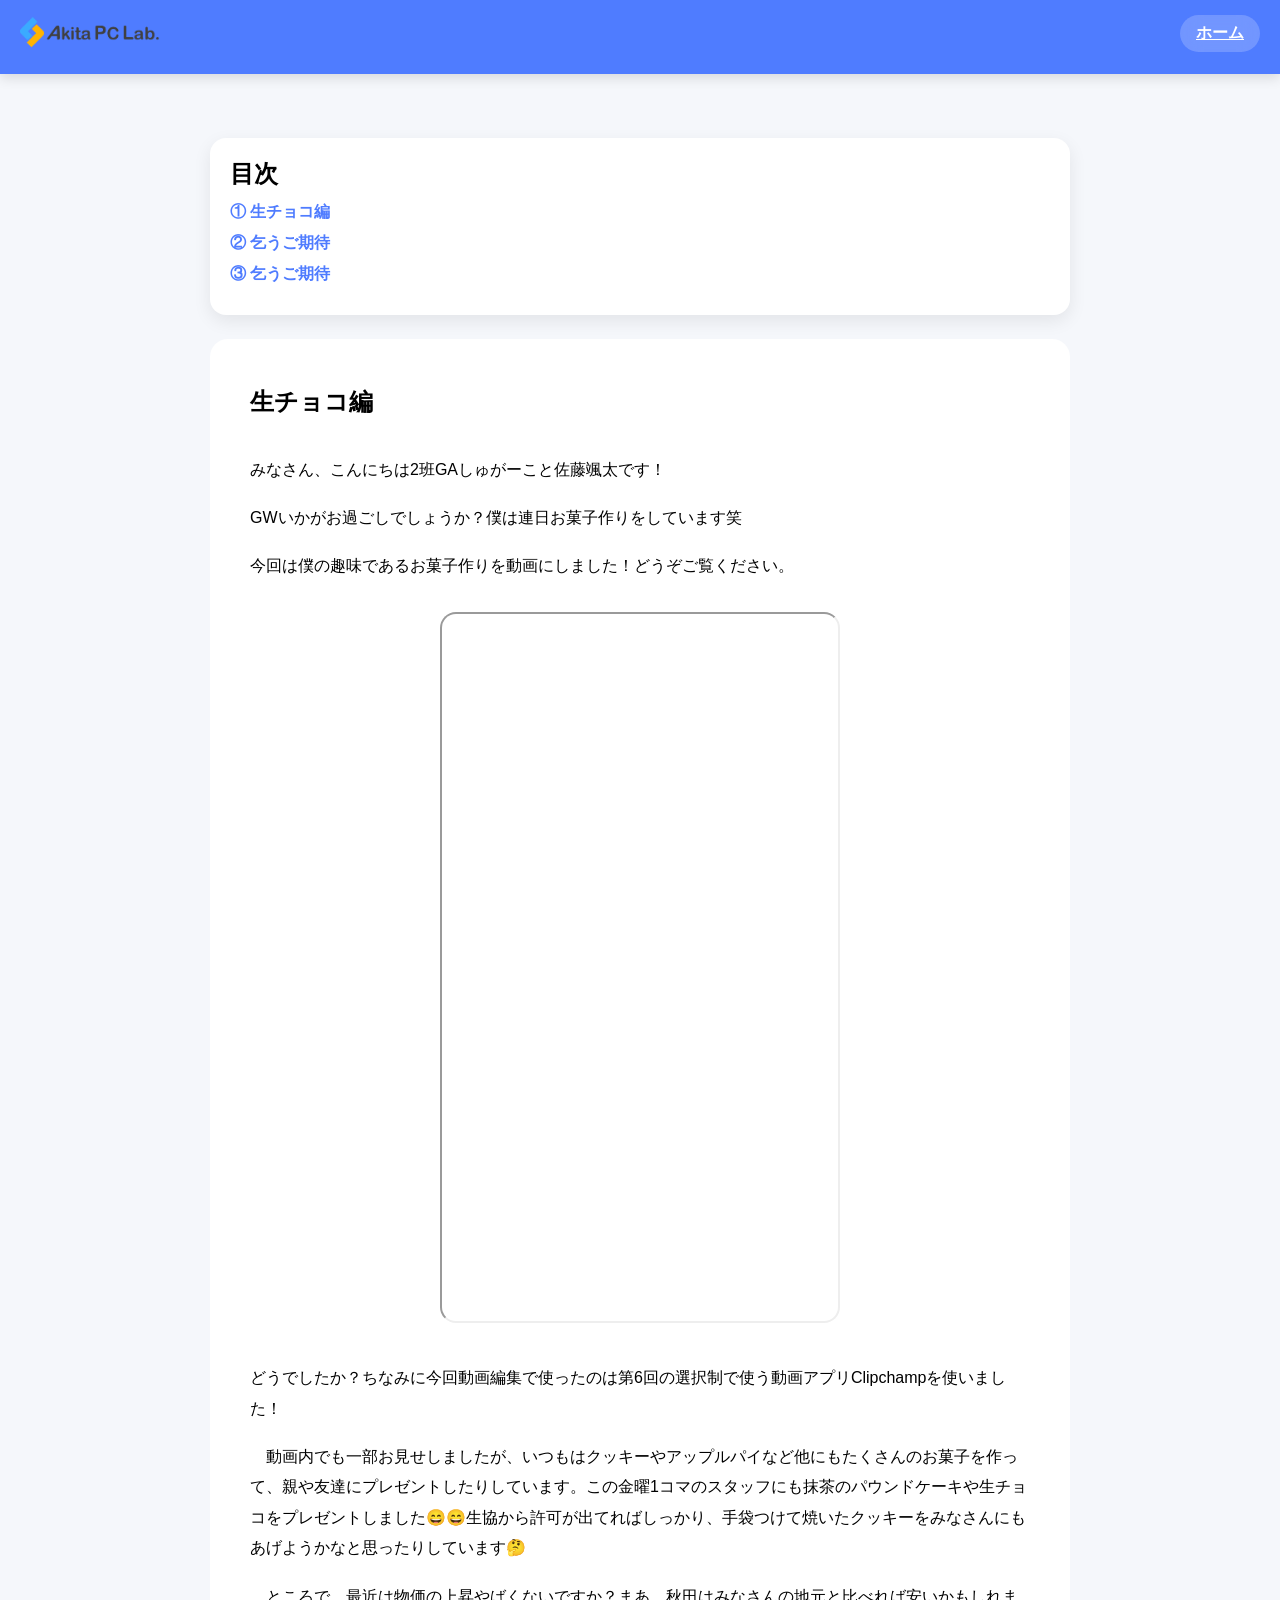
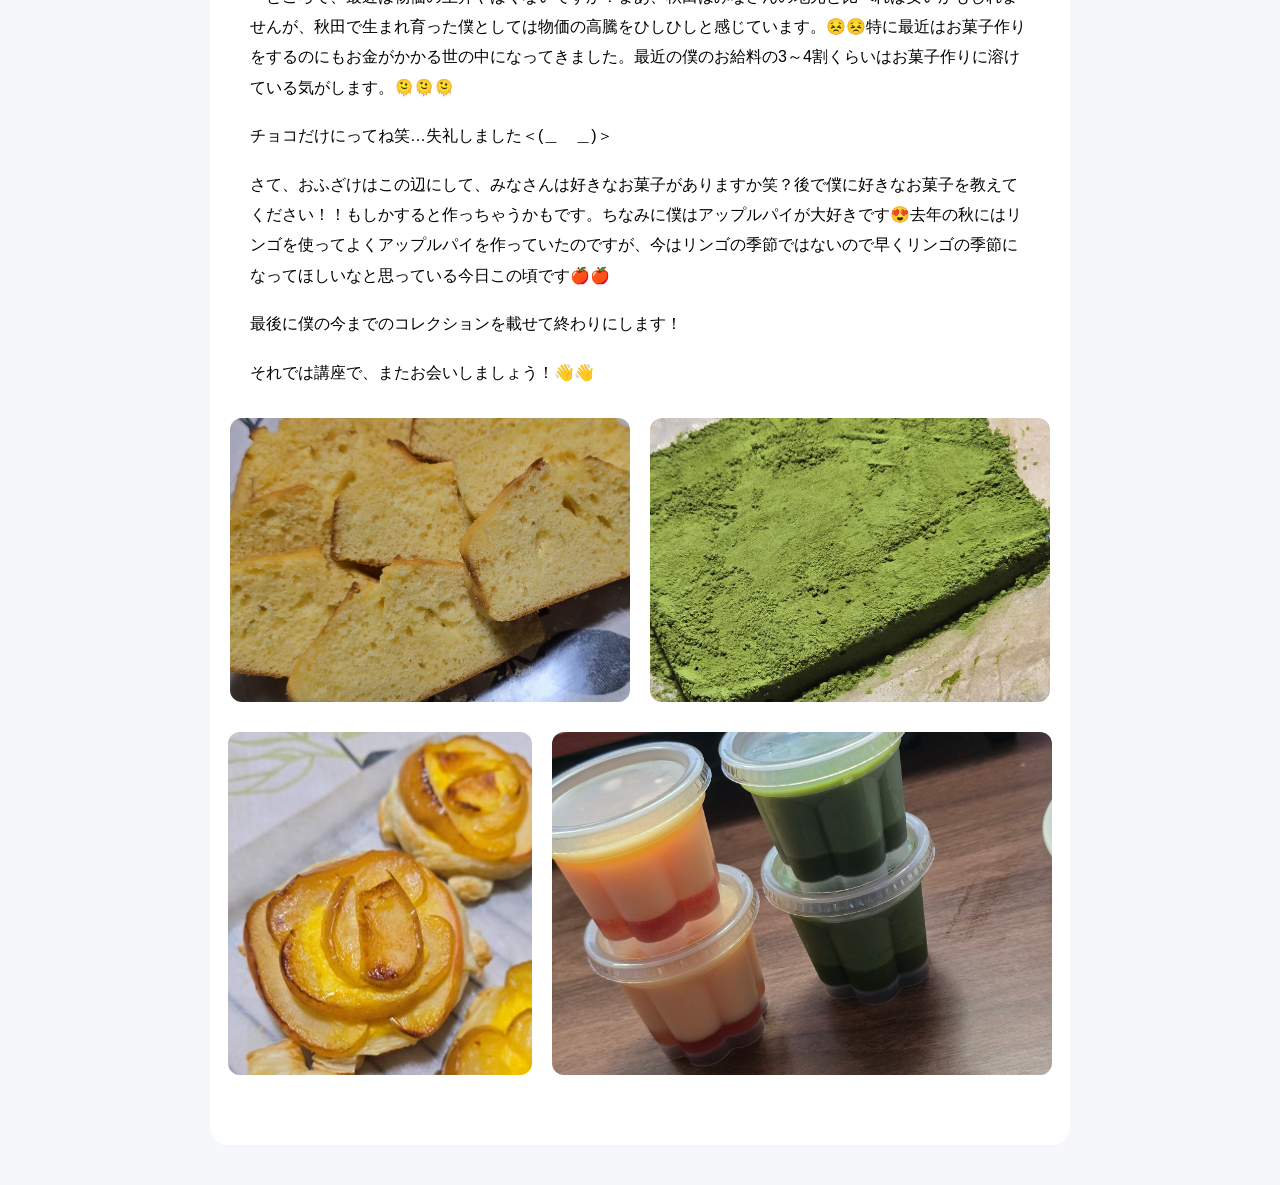
<file: sweet.html>
<!DOCTYPE html>
<html lang="ja">
<head>
  <meta charset="UTF-8">
  <meta name="viewport" content="width=device-width, initial-scale=1.0">
  <title>コラム | パティスリーしゅがー</title>
  <link rel="stylesheet" href="style.css">
</head>
<body>

<header>
  <nav class="nav">
    <div class="logo">
      <img src="images/pclab.logo1.png" alt="ロゴ">
    </div>
    <ul>
      <li><a href="index.html">ホーム</a></li>
    </ul>
  </nav>
</header>

<main class="column-page">
    <div class="toc">
        <h2>目次</h2>
        <ul>
        <li><a href="#content1">① 生チョコ編</a></li>
        <li><a href="#content2">② 乞うご期待</a></li>
        <li><a href="#content3">③ 乞うご期待</a></li>
        </ul>
    </div>
  <article class="column-article">
    <h1 id="content1">生チョコ編</h1>

    <p>みなさん、こんにちは2班GAしゅがーこと佐藤颯太です！</p>
    <p>GWいかがお過ごしでしょうか？僕は連日お菓子作りをしています笑</p>
    <p>今回は僕の趣味であるお菓子作りを動画にしました！どうぞご覧ください。</p>

    <div class="video-wrap">
        <iframe
            src="https://drive.google.com/file/d/1xZqnSsGBhBVR5Zm4qs5oiqsjJpLrnoSz/preview"
            allow="autoplay">
        </iframe>
    </div>

    <p>どうでしたか？ちなみに今回動画編集で使ったのは第6回の選択制で使う動画アプリClipchampを使いました！</p>
    <p>　動画内でも一部お見せしましたが、いつもはクッキーやアップルパイなど他にもたくさんのお菓子を作って、親や友達にプレゼントしたりしています。この金曜1コマのスタッフにも抹茶のパウンドケーキや生チョコをプレゼントしました😄😄生協から許可が出てればしっかり、手袋つけて焼いたクッキーをみなさんにもあげようかなと思ったりしています🤔</p>
    <p>　ところで、最近は物価の上昇やばくないですか？まあ、秋田はみなさんの地元と比べれば安いかもしれませんが、秋田で生まれ育った僕としては物価の高騰をひしひしと感じています。😣😣特に最近はお菓子作りをするのにもお金がかかる世の中になってきました。最近の僕のお給料の3～4割くらいはお菓子作りに溶けている気がします。🫠🫠🫠</p>
    <p>チョコだけにってね笑…失礼しました＜(＿　＿)＞</p>
    <p>さて、おふざけはこの辺にして、みなさんは好きなお菓子がありますか笑？後で僕に好きなお菓子を教えてください！！もしかすると作っちゃうかもです。ちなみに僕はアップルパイが大好きです😍去年の秋にはリンゴを使ってよくアップルパイを作っていたのですが、今はリンゴの季節ではないので早くリンゴの季節になってほしいなと思っている今日この頃です🍎🍎</p>
    <p>最後に僕の今までのコレクションを載せて終わりにします！</p>
    <p>それでは講座で、またお会いしましょう！👋👋</p>

    <div class="image-row">
        <img src="images/sweet1.1.jpg" alt="お菓子1" style="width: 400px; height: auto;">
        <img src="images/sweet1.2.jpg" alt="お菓子2" style="width: 400px; height: auto;">
    </div>
    <div class="image-row">
        <img src="images/sweet1.3.jpg" alt="お菓子3">
        <img src="images/sweet1.4.jpg" alt="お菓子4">
    </div>

  </article>
</main>

</body>
</html>
</file>
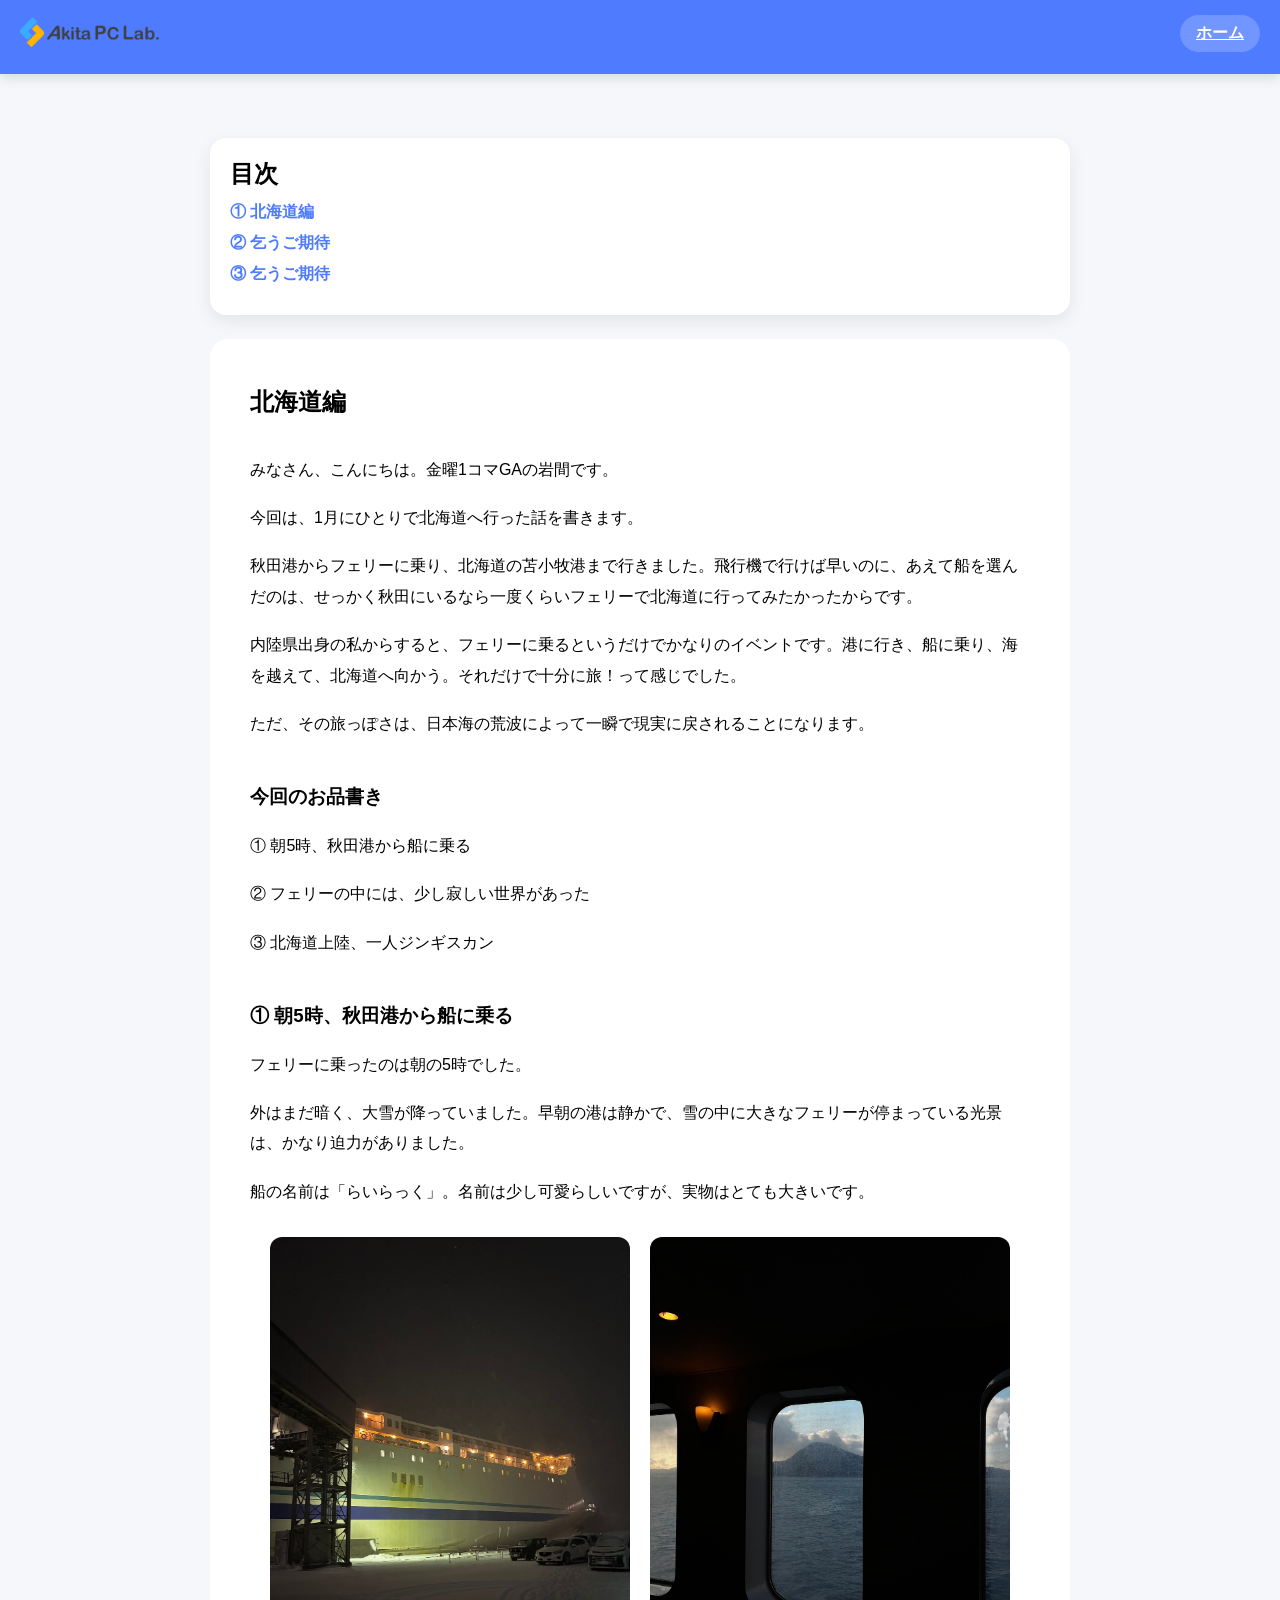
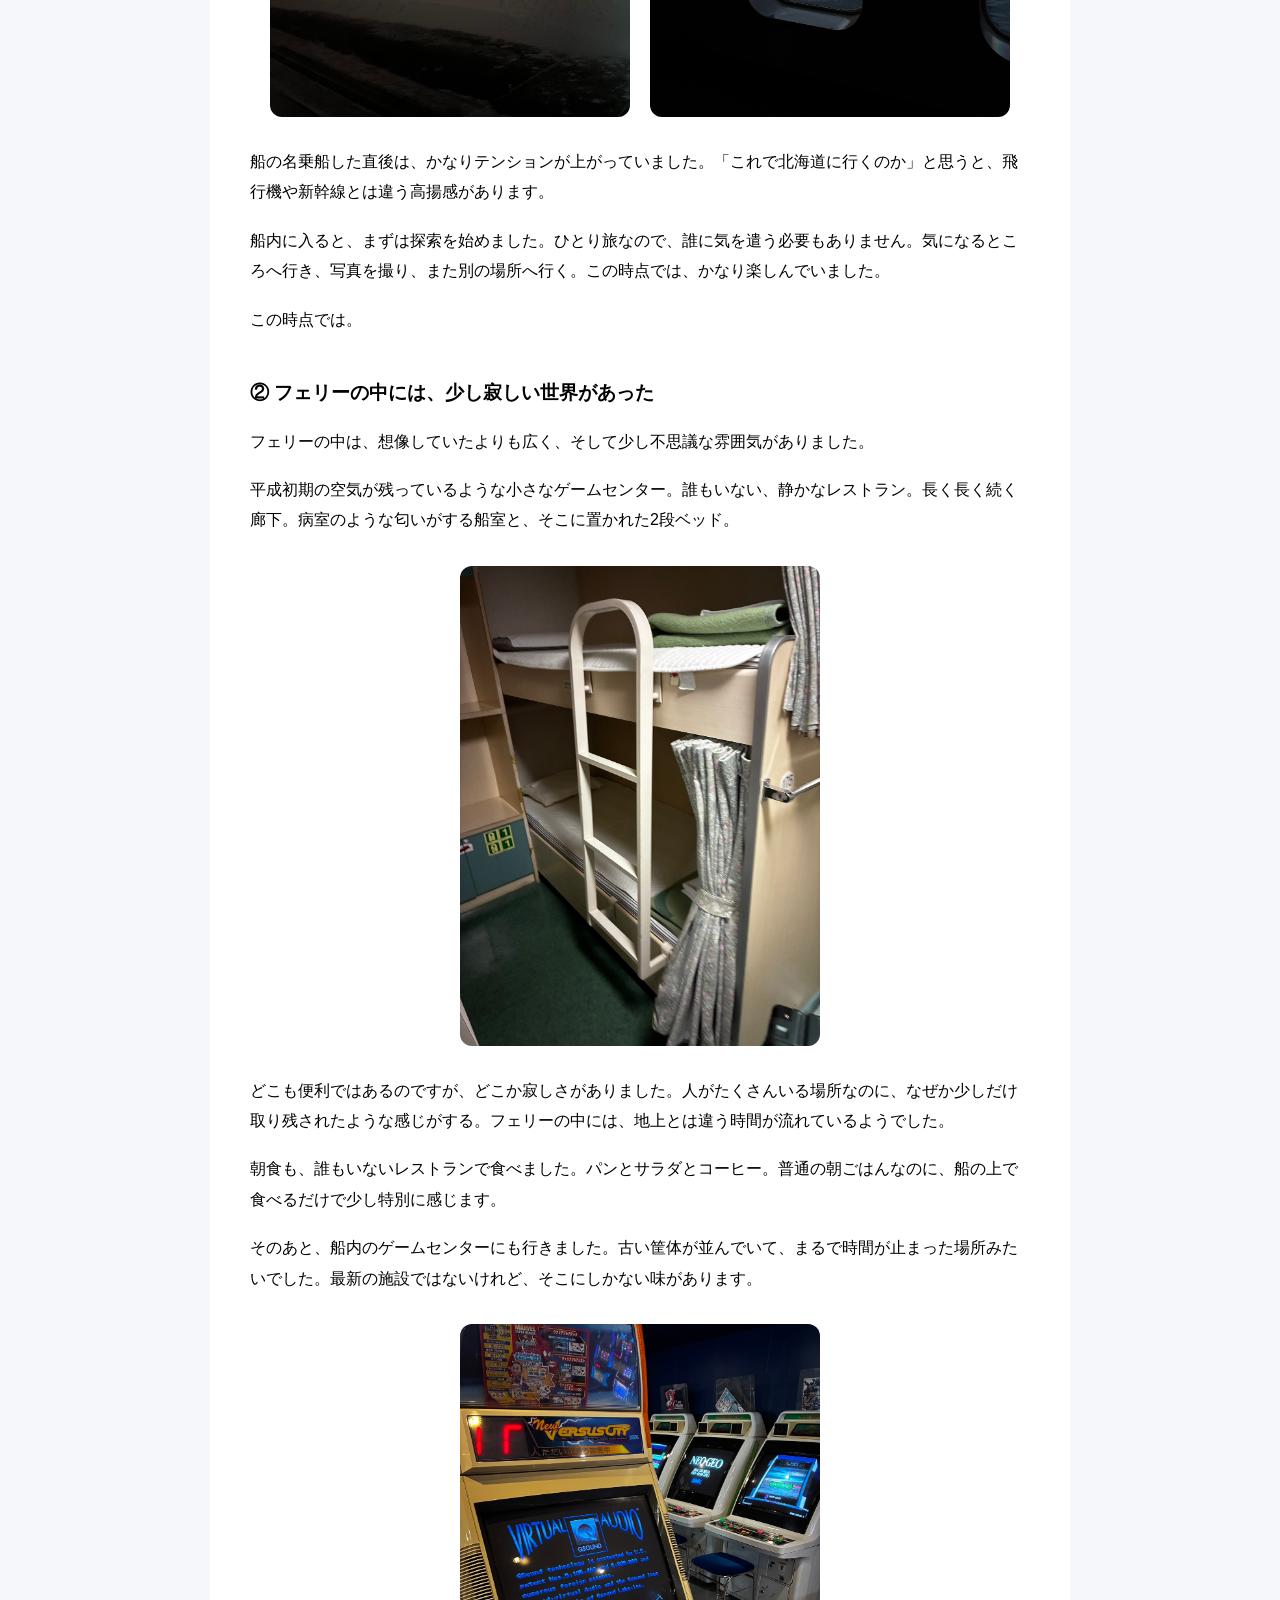
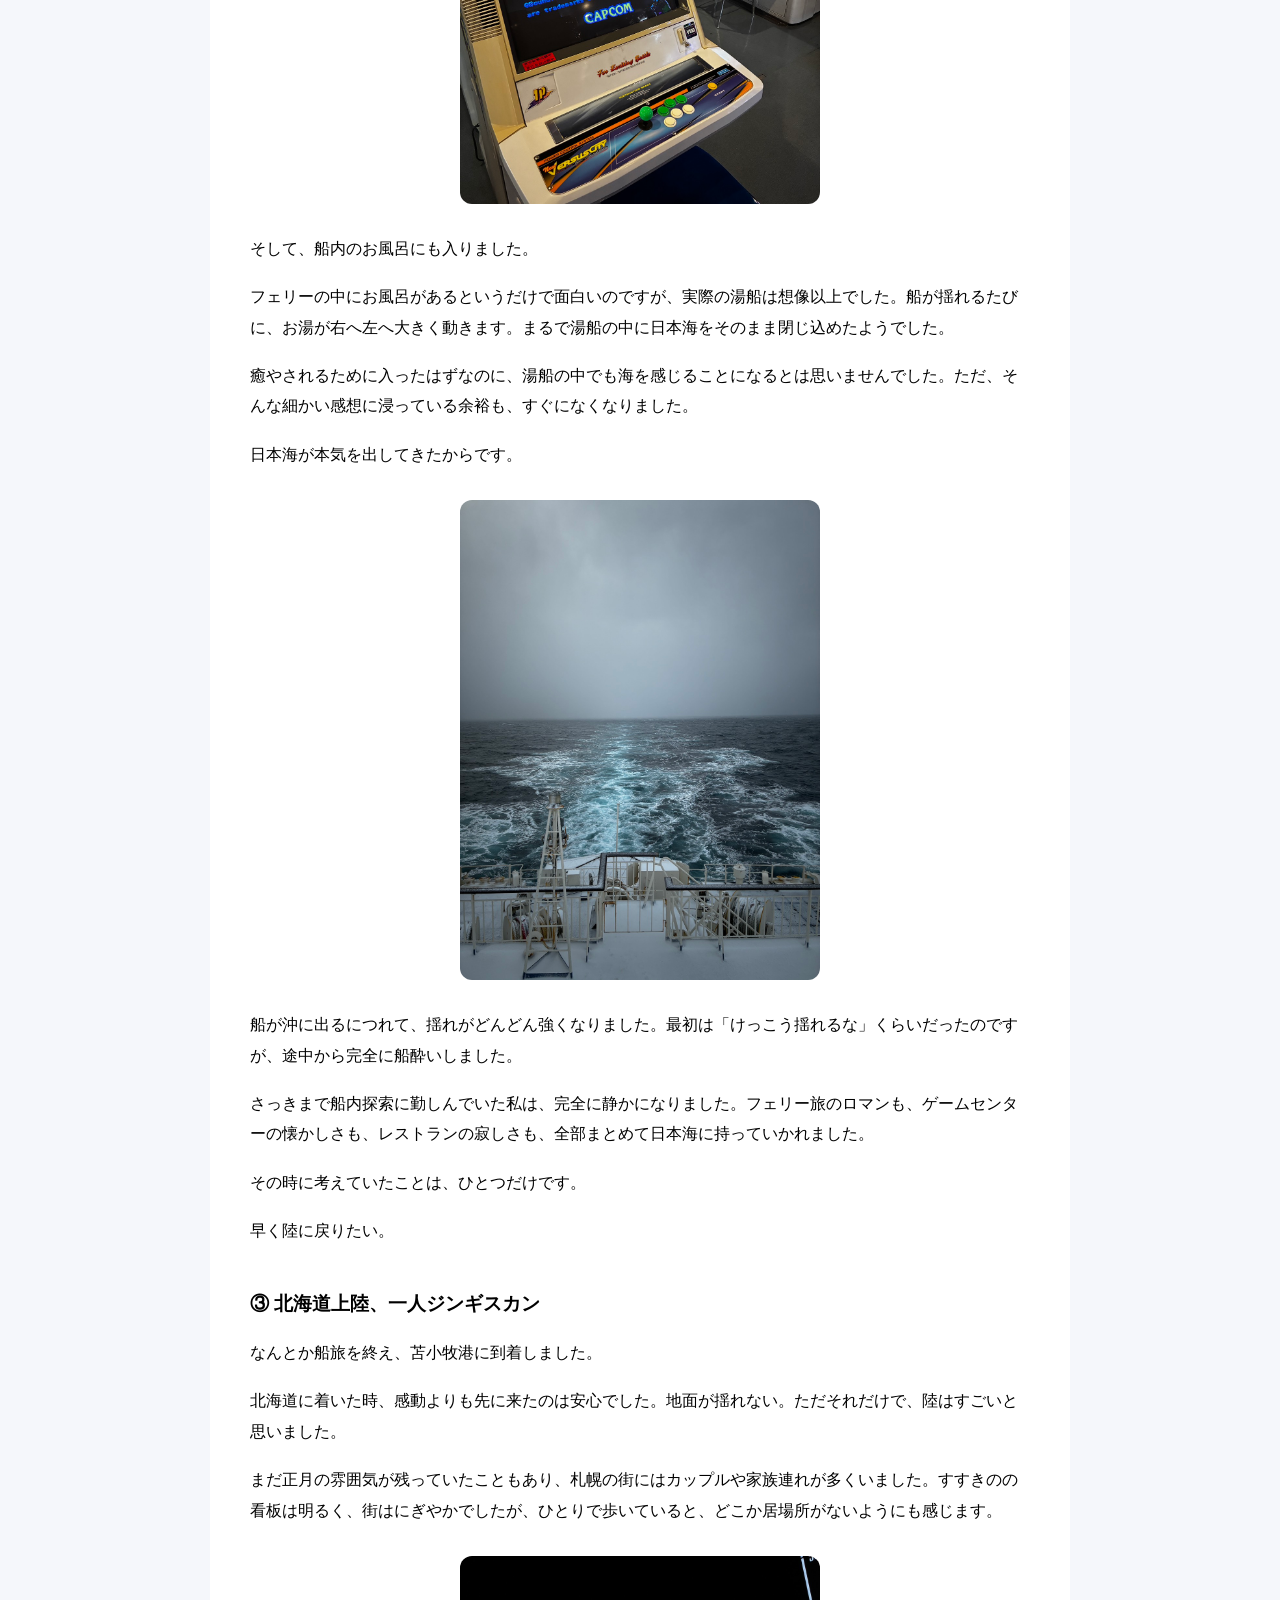
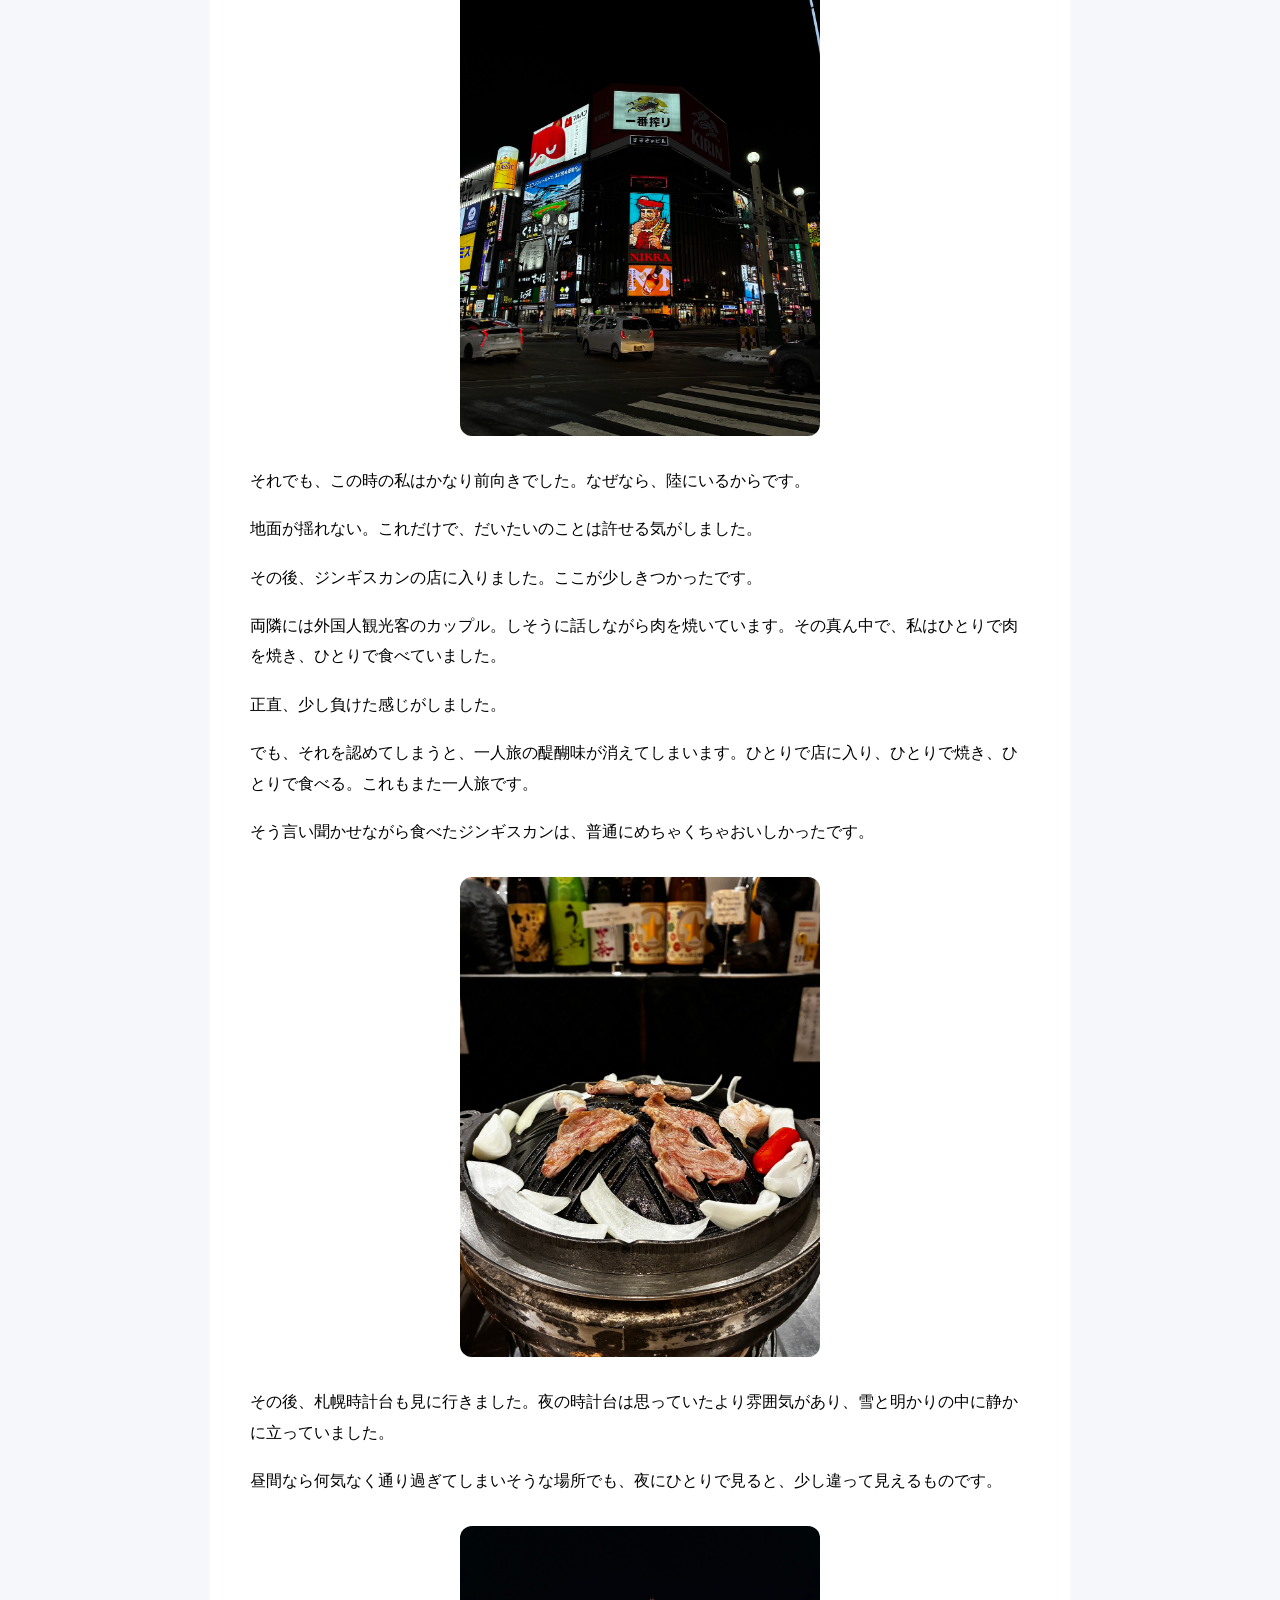
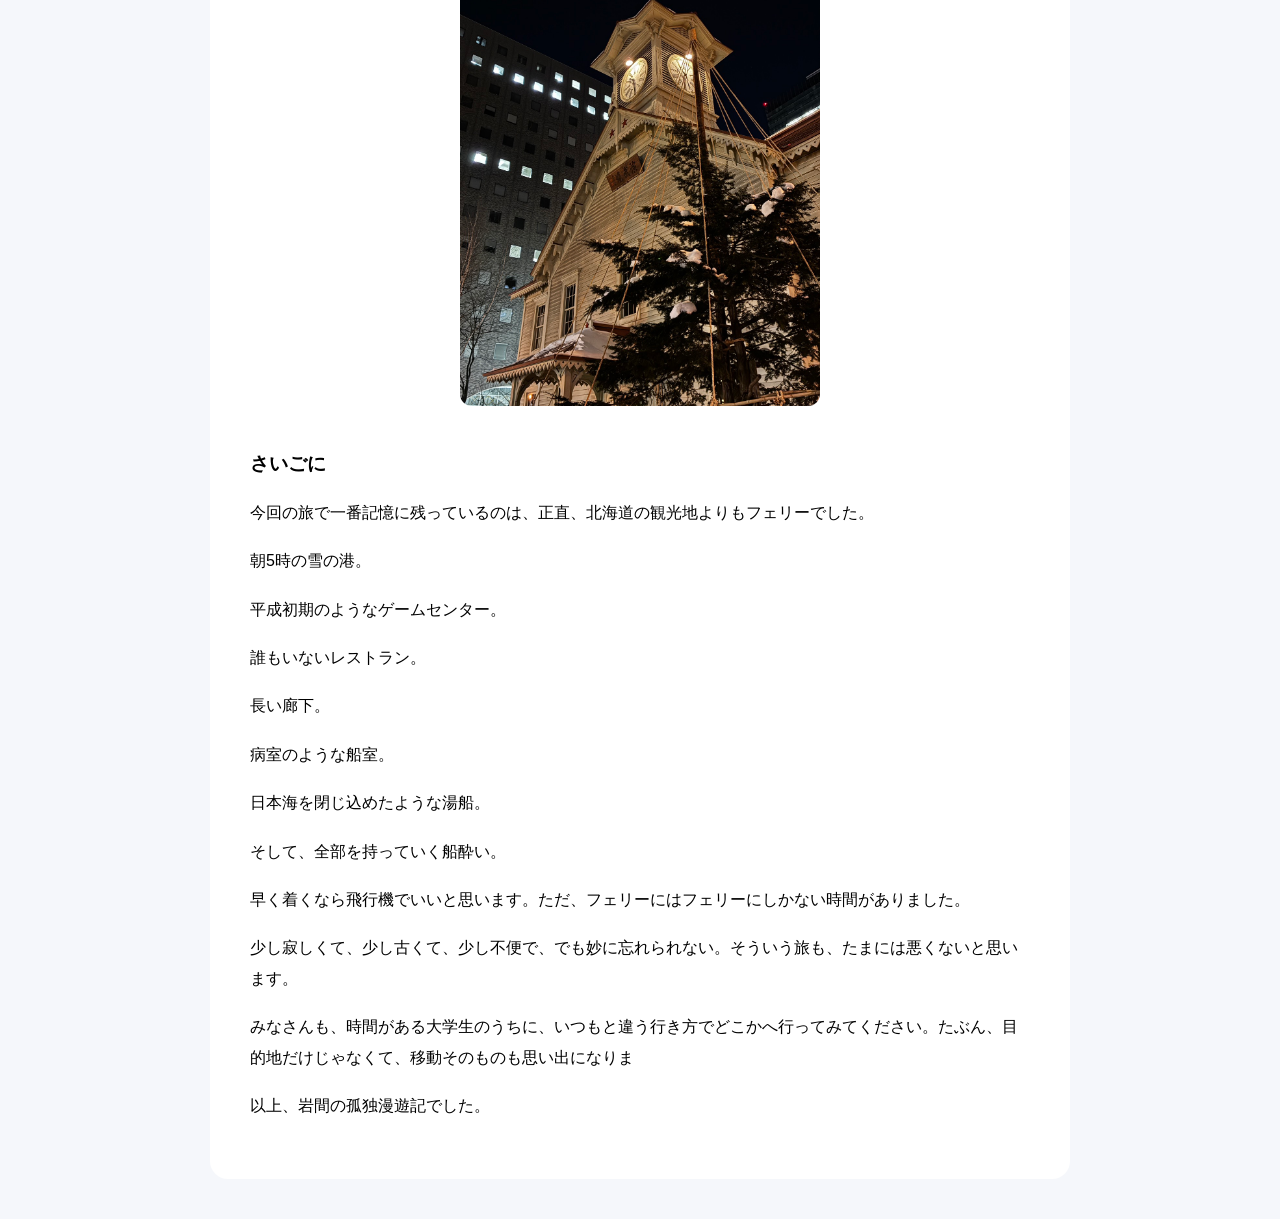
<file: tour.html>
<!DOCTYPE html>
<html lang="ja">
<head>
  <meta charset="UTF-8">
  <meta name="viewport" content="width=device-width, initial-scale=1.0">
  <title>コラム | 孤独漫遊記</title>
  <link rel="stylesheet" href="style.css">
</head>
<body>

<header>
  <nav class="nav">
    <div class="logo">
      <img src="images/pclab.logo1.png" alt="ロゴ">
    </div>
    <ul>
      <li><a href="index.html">ホーム</a></li>
    </ul>
  </nav>
</header>

<main class="column-page">
    <div class="toc">
        <h2>目次</h2>
        <ul>
        <li><a href="#content1">① 北海道編</a></li>
        <li><a href="#content2">② 乞うご期待</a></li>
        <li><a href="#content3">③ 乞うご期待</a></li>
        </ul>
    </div>
  <article class="column-article">
    <h1 id="content1">北海道編</h1>

    <p>みなさん、こんにちは。金曜1コマGAの岩間です。</p>
    <p>今回は、1月にひとりで北海道へ行った話を書きます。</p>
    <p>秋田港からフェリーに乗り、北海道の苫小牧港まで行きました。飛行機で行けば早いのに、あえて船を選んだのは、せっかく秋田にいるなら一度くらいフェリーで北海道に行ってみたかったからです。</p>
    <p>内陸県出身の私からすると、フェリーに乗るというだけでかなりのイベントです。港に行き、船に乗り、海を越えて、北海道へ向かう。それだけで十分に旅！って感じでした。</p>
    <p>ただ、その旅っぽさは、日本海の荒波によって一瞬で現実に戻されることになります。</p>

    <h3>今回のお品書き</h3>
    <p>① 朝5時、秋田港から船に乗る</p>
    <p>② フェリーの中には、少し寂しい世界があった</p>
    <p>③ 北海道上陸、一人ジンギスカン</p>

    <h3>① 朝5時、秋田港から船に乗る</h3>
    <p>フェリーに乗ったのは朝の5時でした。</p>
    <p>外はまだ暗く、大雪が降っていました。早朝の港は静かで、雪の中に大きなフェリーが停まっている光景は、かなり迫力がありました。</p>
    <p>船の名前は「らいらっく」。名前は少し可愛らしいですが、実物はとても大きいです。</p>

    <div class="image-row">
        <img src="images/tour1.1.jpg" alt="北海道1" style="width: 360px; height: auto;">
        <img src="images/tour1.2.jpg" alt="北海道2" style="width: 360px; height: auto;">
    </div>

    <p>船の名乗船した直後は、かなりテンションが上がっていました。「これで北海道に行くのか」と思うと、飛行機や新幹線とは違う高揚感があります。</p>
    <p>船内に入ると、まずは探索を始めました。ひとり旅なので、誰に気を遣う必要もありません。気になるところへ行き、写真を撮り、また別の場所へ行く。この時点では、かなり楽しんでいました。</p>
    <p>この時点では。</p>

    <h3>② フェリーの中には、少し寂しい世界があった</h3>
    <p>フェリーの中は、想像していたよりも広く、そして少し不思議な雰囲気がありました。</p>
    <p>平成初期の空気が残っているような小さなゲームセンター。誰もいない、静かなレストラン。長く長く続く廊下。病室のような匂いがする船室と、そこに置かれた2段ベッド。</p>

    <div class="image-row">
        <img src="images/tour1.3.jpg" alt="北海道3" style="width: 360px; height: auto;">
    </div>

    <p>どこも便利ではあるのですが、どこか寂しさがありました。人がたくさんいる場所なのに、なぜか少しだけ取り残されたような感じがする。フェリーの中には、地上とは違う時間が流れているようでした。</p>
    <p>朝食も、誰もいないレストランで食べました。パンとサラダとコーヒー。普通の朝ごはんなのに、船の上で食べるだけで少し特別に感じます。</p>
    <p>そのあと、船内のゲームセンターにも行きました。古い筐体が並んでいて、まるで時間が止まった場所みたいでした。最新の施設ではないけれど、そこにしかない味があります。</p>

    <div class="image-row">
        <img src="images/tour1.4.jpg" alt="北海道4" style="width: 360px; height: auto;">
    </div>

    <p>そして、船内のお風呂にも入りました。</p>
    <p>フェリーの中にお風呂があるというだけで面白いのですが、実際の湯船は想像以上でした。船が揺れるたびに、お湯が右へ左へ大きく動きます。まるで湯船の中に日本海をそのまま閉じ込めたようでした。</p>
    <p>癒やされるために入ったはずなのに、湯船の中でも海を感じることになるとは思いませんでした。ただ、そんな細かい感想に浸っている余裕も、すぐになくなりました。</p>
    <p>日本海が本気を出してきたからです。</p>

    <div class="image-row">
        <img src="images/tour1.5.jpg" alt="北海道5" style="width: 360px; height: auto;">
    </div>

    <p>船が沖に出るにつれて、揺れがどんどん強くなりました。最初は「けっこう揺れるな」くらいだったのですが、途中から完全に船酔いしました。</p>
    <p>さっきまで船内探索に勤しんでいた私は、完全に静かになりました。フェリー旅のロマンも、ゲームセンターの懐かしさも、レストランの寂しさも、全部まとめて日本海に持っていかれました。</p>
    <p>その時に考えていたことは、ひとつだけです。</p>
    <p>早く陸に戻りたい。</p>

    <h3>③ 北海道上陸、一人ジンギスカン</h3>
    <p>なんとか船旅を終え、苫小牧港に到着しました。</p>
    <p>北海道に着いた時、感動よりも先に来たのは安心でした。地面が揺れない。ただそれだけで、陸はすごいと思いました。</p>
    <p>まだ正月の雰囲気が残っていたこともあり、札幌の街にはカップルや家族連れが多くいました。すすきのの看板は明るく、街はにぎやかでしたが、ひとりで歩いていると、どこか居場所がないようにも感じます。</p>

    <div class="image-row">
        <img src="images/tour1.6.jpg" alt="北海道6" style="width: 360px; height: auto;">
    </div>

    <p>それでも、この時の私はかなり前向きでした。なぜなら、陸にいるからです。</p>
    <p>地面が揺れない。これだけで、だいたいのことは許せる気がしました。</p>
    <p>その後、ジンギスカンの店に入りました。ここが少しきつかったです。</p>
    <p>両隣には外国人観光客のカップル。しそうに話しながら肉を焼いています。その真ん中で、私はひとりで肉を焼き、ひとりで食べていました。</p>
    <p>正直、少し負けた感じがしました。</p>
    <p>でも、それを認めてしまうと、一人旅の醍醐味が消えてしまいます。ひとりで店に入り、ひとりで焼き、ひとりで食べる。これもまた一人旅です。</p>
    <p>そう言い聞かせながら食べたジンギスカンは、普通にめちゃくちゃおいしかったです。</p>

    <div class="image-row">
        <img src="images/tour1.7.jpg" alt="北海道7" style="width: 360px; height: auto;">
    </div>

    <p>その後、札幌時計台も見に行きました。夜の時計台は思っていたより雰囲気があり、雪と明かりの中に静かに立っていました。</p>
    <p>昼間なら何気なく通り過ぎてしまいそうな場所でも、夜にひとりで見ると、少し違って見えるものです。</p>

    <div class="image-row">
        <img src="images/tour1.8.jpg" alt="北海道8" style="width: 360px; height: auto;">
    </div>

    <h3>さいごに</h3>
    <p>今回の旅で一番記憶に残っているのは、正直、北海道の観光地よりもフェリーでした。</p>
    <p>朝5時の雪の港。</p>
    <p>平成初期のようなゲームセンター。</p>
    <p>誰もいないレストラン。</p>
    <p>長い廊下。</p>
    <p>病室のような船室。</p>
    <p>日本海を閉じ込めたような湯船。</p>
    <p>そして、全部を持っていく船酔い。</p>
    <p>早く着くなら飛行機でいいと思います。ただ、フェリーにはフェリーにしかない時間がありました。</p>
    <p>少し寂しくて、少し古くて、少し不便で、でも妙に忘れられない。そういう旅も、たまには悪くないと思います。</p>
    <p>みなさんも、時間がある大学生のうちに、いつもと違う行き方でどこかへ行ってみてください。たぶん、目的地だけじゃなくて、移動そのものも思い出になりま</p>
    <p>以上、岩間の孤独漫遊記でした。</p>



  </article>
</main>

</body>
</html>
</file>
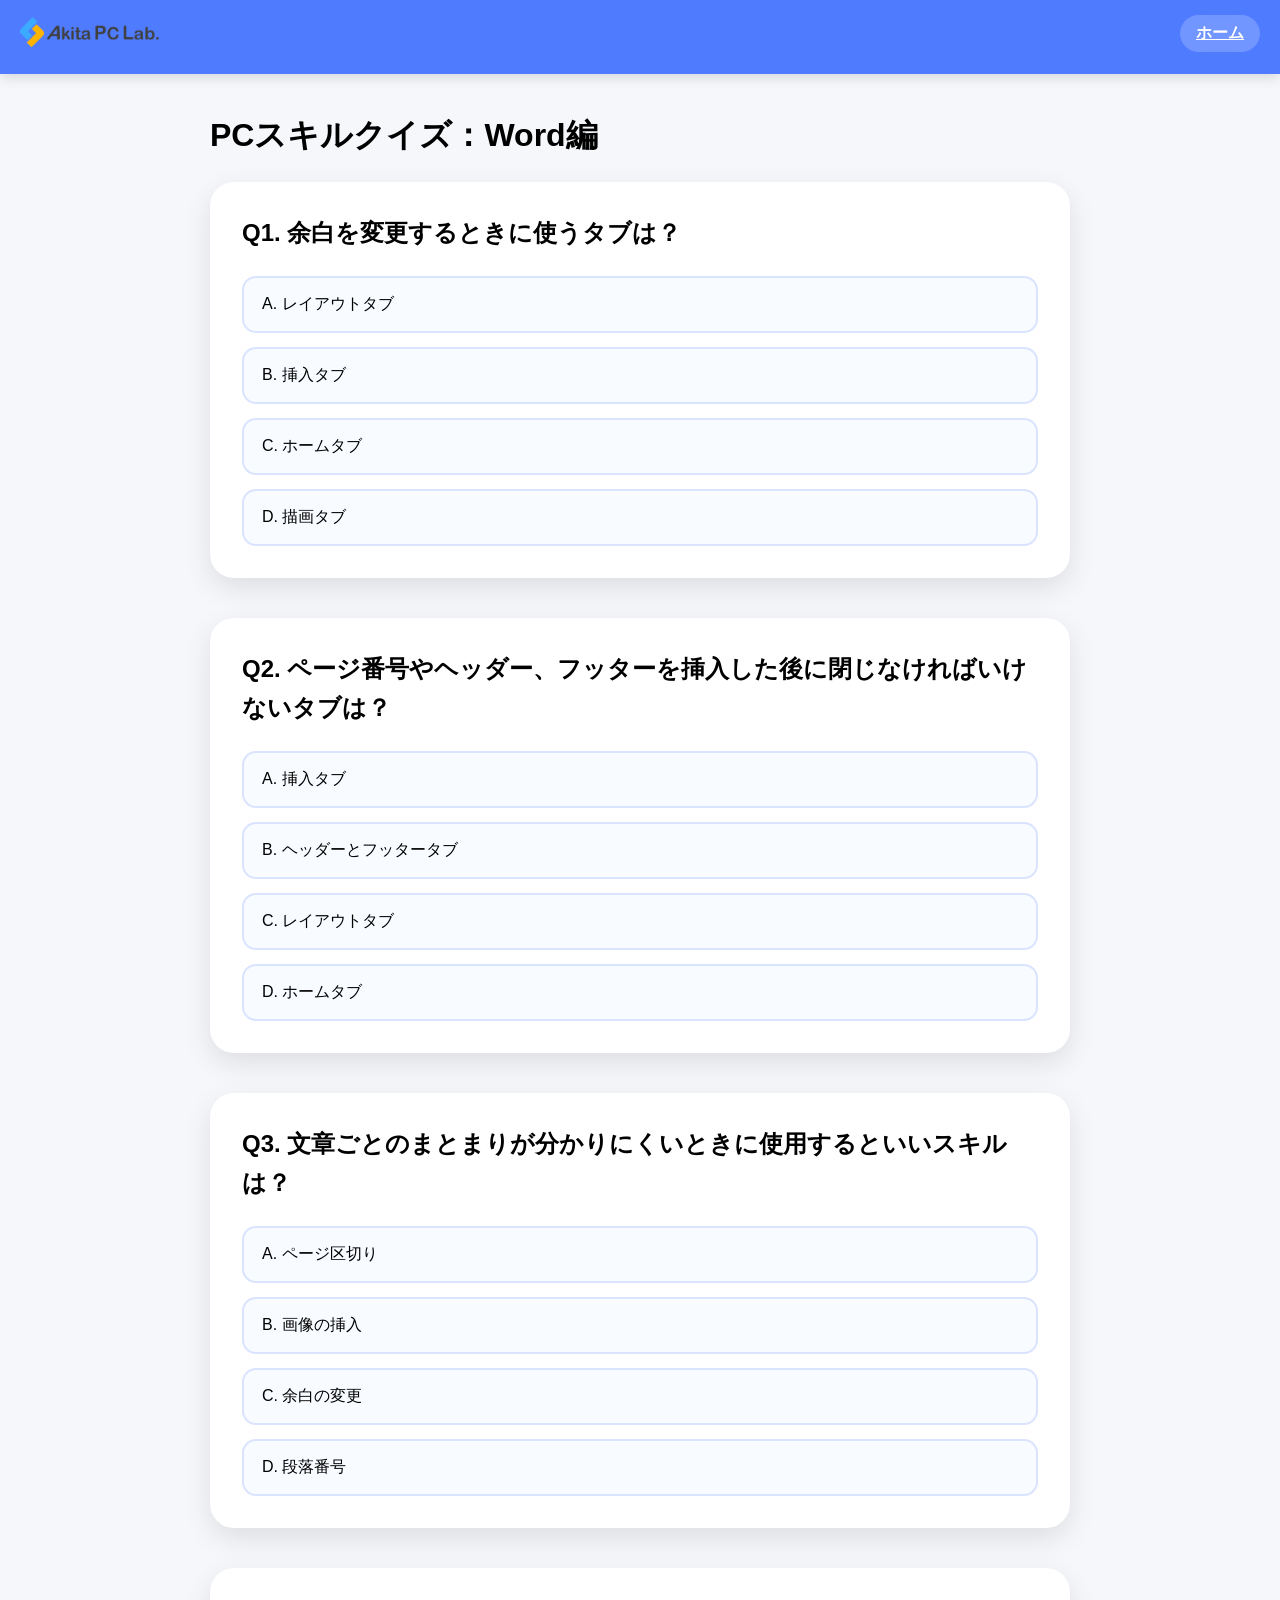
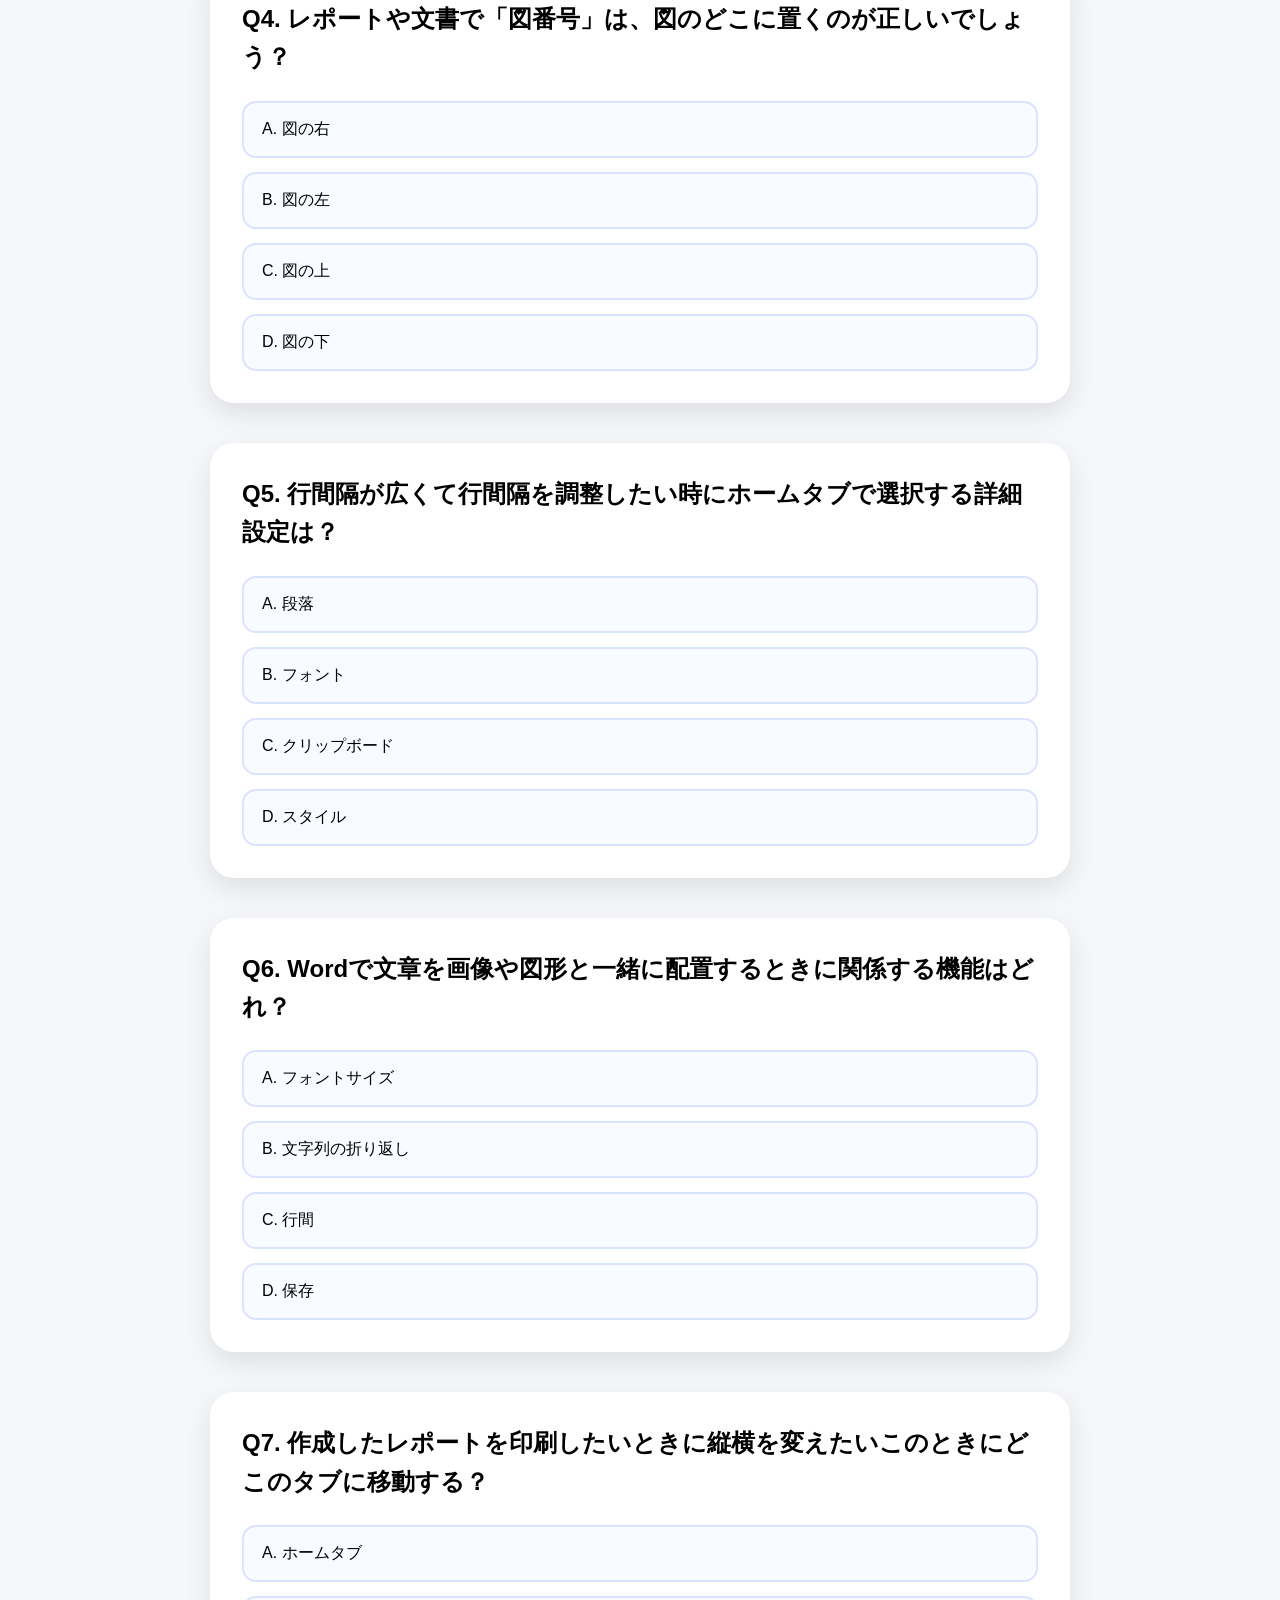
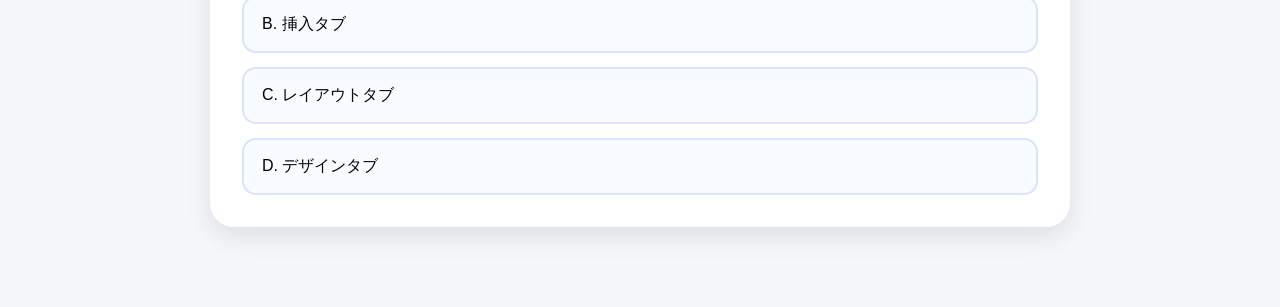
<file: word-quiz.html>
<!DOCTYPE html>
<html lang="ja">
<head>
  <meta charset="UTF-8">
  <meta name="viewport" content="width=device-width, initial-scale=1.0">
  <title>PCスキルクイズ | Word</title>
  <link rel="stylesheet" href="style.css">
</head>
<body>

<header>
  <nav class="nav">
    <div class="logo">
      <img src="images/pclab.logo1.png" alt="ロゴ">
    </div>
    <ul>
      <li><a href="index.html">ホーム</a></li>
    </ul>
  </nav>
</header>

<main class="column-page">
    <div class="quiz-header">
        <h1>PCスキルクイズ：Word編</h1>
    </div>

    <div class="quiz-card">
        <h2>Q1. 余白を変更するときに使うタブは？</h2>

        <div class="answer-list">
            <button data-correct="true">A. レイアウトタブ</button>
            <button data-correct="false">B. 挿入タブ</button>
            <button data-correct="false">C. ホームタブ</button>
            <button data-correct="false">D. 描画タブ</button>
        </div>

        <p class="explanation">
            レイアウトタブの「ページ設定」グループで余白を変更できます。
        </p>
    </div>

    <div class="quiz-card">
        <h2>Q2. ページ番号やヘッダー、フッターを挿入した後に閉じなければいけないタブは？</h2>

        <div class="answer-list">
            <button data-correct="false">A. 挿入タブ</button>
            <button data-correct="true">B. ヘッダーとフッタータブ</button>
            <button data-correct="false">C. レイアウトタブ</button>
            <button data-correct="false">D. ホームタブ</button>
        </div>

        <p class="explanation">
            ヘッダーとフッタータブを閉じなければ、他の操作ができなくなるから注意しよう！
        </p>
    </div>

    <div class="quiz-card">
        <h2>Q3. 文章ごとのまとまりが分かりにくいときに使用するといいスキルは？</h2>

        <div class="answer-list">
            <button data-correct="false">A. ページ区切り</button>
            <button data-correct="false">B. 画像の挿入</button>
            <button data-correct="false">C. 余白の変更</button>
            <button data-correct="true">D. 段落番号</button>
        </div>

        <p class="explanation">
            ホームタブの「段落」グループで段落番号を設定できるよ！
        </p>
    </div>

    <div class="quiz-card">
        <h2>Q4. レポートや文書で「図番号」は、図のどこに置くのが正しいでしょう？</h2>

        <div class="answer-list">
            <button data-correct="false">A. 図の右</button>
            <button data-correct="false">B. 図の左</button>
            <button data-correct="false">C. 図の上</button>
            <button data-correct="true">D. 図の下</button>
        </div>

        <p class="explanation">
            表の場合は表の上に置くよ！
        </p>
    </div>

    <div class="quiz-card">
        <h2>Q5. 行間隔が広くて行間隔を調整したい時にホームタブで選択する詳細設定は？</h2>

        <div class="answer-list">
            <button data-correct="true">A. 段落</button>
            <button data-correct="false">B. フォント</button>
            <button data-correct="false">C. クリップボード</button>
            <button data-correct="false">D. スタイル</button>
        </div>

        <p class="explanation">
            ホームタブの「段落」グループで行間隔を調整できるよ！
        </p>
    </div>

    <div class="quiz-card">
        <h2>Q6. Wordで文章を画像や図形と一緒に配置するときに関係する機能はどれ？</h2>

        <div class="answer-list">
            <button data-correct="false">A. フォントサイズ</button>
            <button data-correct="true">B. 文字列の折り返し</button>
            <button data-correct="false">C. 行間</button>
            <button data-correct="false">D. 保存</button>
        </div>

        <p class="explanation">
            図を右クリックして「文字列の折り返し」を選択すると、文章と図の配置を調整できるよ！
        </p>
    </div>

    <div class="quiz-card">
        <h2>Q7. 作成したレポートを印刷したいときに縦横を変えたいこのときにどこのタブに移動する？</h2>

        <div class="answer-list">
            <button data-correct="false">A. ホームタブ</button>
            <button data-correct="false">B. 挿入タブ</button>
            <button data-correct="true">C. レイアウトタブ</button>
            <button data-correct="false">D. デザインタブ</button>
        </div>

        <p class="explanation">
            レイアウトタブの「ページ設定」グループでページの向きを変更できるよ！
        </p>
    </div>
</main>

<!-- JS読み込み -->
<script src="script.js"></script>

</body>
</html>
</file>
<file: style.css>
* {
  margin: 0;
  padding: 0;
  box-sizing: border-box;
}

#opening {
  position: fixed;   /* ←これが最重要 */
  top: 0;
  left: 0;
  width: 100%;
  height: 100%;      /* ←画面いっぱいにする */
  background: #8ab0d4;

  display: flex;
  justify-content: center;
  align-items: center;

  z-index: 9999;     /* ←最前面に出す */
}

.opening-logo {
  width: 300px;
  max-width: 100%;
  height: auto;
  margin-top: 20px;

  filter: drop-shadow(0 0 15px rgba(125,243,255,0.6));
}

/* ===== 本編は最初見えない ===== */
#site-content {
  opacity: 0;
  transition: opacity 1s ease;
}

/* 表示状態 */
#site-content.show {
  opacity: 1;
}

/* ===== オープニングのフェードアウト ===== */
#opening {
  transition: opacity 1s ease;
}

#opening.fade-out {
  opacity: 0;
}

body {
  font-family: sans-serif;
  background: #f5f7fb;
}

html {
  scroll-behavior: smooth;
}

header {
  background: #4f7cff;
  color: white;
  padding: 15px 20px;

  position: sticky;
  top: 0;
  z-index: 1000;

  box-shadow: 0 4px 12px rgba(0, 0, 0, 0.12);
}

.nav {
  display: flex;
  justify-content: space-between;
}

.nav ul li a {
  display: inline-block;
  padding: 8px 16px;
  border-radius: 20px;

  background: rgba(255,255,255,0.2);
  backdrop-filter: blur(10px);
  color: white;
  font-weight: bold;

  transition: all 0.3s ease;
}

/* ホバー（マウス乗せたとき） */
.nav ul li a:hover {
  background: white;
  color: #4f7cff;
  transform: translateY(-2px);
}

.logo img {
  height: 40px;
}

.nav ul {
  display: flex;
  gap: 10px;
  list-style: none;
}

.hero {
  position: relative;
  color: white;
  text-align: center;
  padding: 150px 20px;
  overflow: hidden;
}

/* 背景スライド */
.hero-slideshow {
  position: absolute;
  inset: 0;
  z-index: 0;
}

.hero-slide {
  position: absolute;
  inset: 0;
  background-size: cover;
  background-position: center;
  background-repeat: no-repeat;
  opacity: 0;
  animation: heroFade 30s infinite;
}

/* 画像指定 */
.slide1 {
  background-image: url("images/student1.jpg");
  animation-delay: 0s;
}

.slide2 {
  background-image: url("images/student2.jpg");
  animation-delay: 5s;
}

.slide3 {
  background-image: url("images/student3.jpg");
  animation-delay: 10s;
}

.slide4 {
  background-image: url("images/student4.jpg");
  animation-delay: 15s;
}

.slide5 {
  background-image: url("images/student5.JPG");
  animation-delay: 20s;
}

.slide6 {
  background-image: url("images/student6.jpg");
  animation-delay: 25s;
}

/* 文字を見やすくする黒い膜 */
.hero-overlay {
  position: absolute;
  inset: 0;
  background: rgba(0, 0, 0, 0.35);
  z-index: 1;
}

/* 文字部分 */
.hero-content {
  position: relative;
  z-index: 2;
}

/* フェード切り替え */
@keyframes heroFade {
  0%   { opacity: 0; }
  8%   { opacity: 1; }
  28%  { opacity: 1; }
  36%  { opacity: 0; }
  100% { opacity: 0; }
}

/* 黒いフィルター（文字見やすくする） */
.hero::before {
  content: "";
  position: absolute;
  inset: 0;
  background: rgba(0,0,0,0.4);
}

.hero h1 img {
  width: 300px;
  max-width: 100%;
}

.hero p {
  position: relative;
  z-index: 1;
}

section {
  padding: 40px;
}

#information {
  margin-bottom: 50px;
}

.information-list {
  display: flex;
  flex-direction: column;
  gap: 16px;
}

.information-card {
  background: #ffffff;
  border-radius: 16px;
  padding: 18px 20px;
  box-shadow: 0 6px 18px rgba(0, 0, 0, 0.08);
  border-left: 6px solid #4f7cff;
  transition: transform 0.25s ease, box-shadow 0.25s ease;
}

.information-card:hover {
  transform: translateY(-3px);
  box-shadow: 0 10px 24px rgba(0, 0, 0, 0.12);
}

.information-top {
  display: flex;
  justify-content: space-between;
  align-items: center;
  margin-bottom: 10px;
  gap: 12px;
  flex-wrap: wrap;
}

.information-tag {
  display: inline-block;
  padding: 4px 10px;
  border-radius: 999px;
  background: #4f7cff;
  color: #ffffff;
  font-size: 0.85rem;
  font-weight: bold;
}

.information-tag.update {
  background: #00a67e;
}

.information-tag.info {
  background: #ff9800;
}

.information-date {
  font-size: 0.9rem;
  color: #666;
}

.information-title {
  font-size: 1.1rem;
  margin-bottom: 8px;
  color: #222;
}

.information-text {
  font-size: 0.98rem;
  line-height: 1.7;
  color: #444;
}

.information-card.important {
  border-left-color: #ff4d6d;
}

.information-card.important .information-tag {
  background: #ff4d6d;
}

.schedule-item {
  background: white;
  padding: 10px;
  margin: 10px 0;
  border-radius: 8px;
}

#staff h2 {
  margin-bottom: 30px;
}

#staff h3 {
  margin-bottom: 12px;
}

.staff-card {
  display: flex;          /* ←横並びにする */
  align-items: center;    /* 縦位置を揃える */
  gap: 20px;              /* 画像と文字の間の余白 */
  margin-bottom: 40px;

  background: white;
  padding: 20px;
  border-radius: 16px;
  box-shadow: 0 6px 18px rgba(0,0,0,0.08);
}

.staff-box {
  display: flex;
  align-items: center;
  gap: 40px;
}

.staff-text {
  flex: 1;
}

.staff-image img {
  max-width: 500px;      /* 1枚の最大サイズ */
  height: auto;
  border-radius: 20px;
  display: block;
}

.column-list {
  display: grid;
  grid-template-columns: repeat(2, 1fr);
  gap: 24px;
  margin-top: 24px;
}

.column-card {
  background: white;
  padding: 24px;
  border-radius: 20px;
  box-shadow: 0 8px 24px rgba(0, 0, 0, 0.08);
  transition: 0.3s;
}

.column-card:hover {
  transform: translateY(-4px);
  box-shadow: 0 12px 28px rgba(0, 0, 0, 0.12);
}

.column-tag {
  display: inline-block;
  padding: 5px 12px;
  margin-bottom: 12px;
  border-radius: 999px;
  background: #eef3ff;
  color: #4f7cff;
  font-weight: bold;
  font-size: 0.85rem;
}

.column-card h3 {
  margin-bottom: 10px;
  font-size: 1.25rem;
}

.column-card p {
  margin-bottom: 18px;
  color: #555;
  line-height: 1.7;
}

.column-button {
  display: inline-block;
  padding: 12px 20px;
  background: #4f7cff;
  color: white;
  border-radius: 999px;
  text-decoration: none;
  font-weight: bold;
}

.column-button:hover {
  background: #355fe0;
}

.toc {
  background: #ffffff;
  padding: 20px;
  border-radius: 16px;
  margin: 24px 0;
  box-shadow: 0 6px 18px rgba(0,0,0,0.08);
}

.toc h2 {
  margin-bottom: 12px;
}

.toc ul {
  list-style: none;
  padding: 0;
}

.toc li {
  margin: 10px 0;
}

.toc a {
  color: #4f7cff;
  font-weight: bold;
  text-decoration: none;
}

.toc a:hover {
  text-decoration: underline;
}

.column-page {
  max-width: 900px;
  margin: 0 auto;
  padding: 40px 20px;
}

.column-article {
  background: white;
  padding: 40px;
  border-radius: 18px;
  line-height: 1.9;
}

.column-article h1 {
  margin-bottom: 30px;
}

.column-article h3 {
  margin-top: 40px;
  margin-bottom: 16px;
}

.column-article p {
  margin-bottom: 18px;
}

.video-wrap {
  width: 100%;
  max-width: 400px;
  aspect-ratio: 9 / 16;  /* ←これが重要 */
  margin: 30px auto;
}

.video-wrap iframe {
  width: 100%;
  height: 100%;
  border-radius: 16px;
}

.image-row {
  display: flex;
  gap: 20px;              /* 画像の間の余白 */
  justify-content: center;
  margin: 30px 0;
}

.image-row img {
  width: 70%;
  max-width: 500px;      /* 1枚の最大サイズ */
  height: auto;
  border-radius: 12px;
  object-fit: cover;
}

.quiz-button-list {
  display: flex;
  gap: 20px;
  margin-top: 24px;
}

.quiz-button {
  flex: 1;
  text-align: center;
  padding: 24px 20px;
  border-radius: 18px;
  text-decoration: none;
  color: white;
  font-size: 1.3rem;
  font-weight: bold;
  box-shadow: 0 8px 22px rgba(0,0,0,0.12);
  transition: 0.3s;
}

.quiz-button:hover {
  transform: translateY(-4px);
}

.quiz-button.word {
  background: #2b65d9;
}

.quiz-button.excel {
  background: #1f9d55;
}

.quiz-button.powerpoint {
  background: #d95f2b;
}

@media (max-width: 700px) {
  .quiz-button-list {
    flex-direction: column;
  }
}

.quiz-page {
  max-width: 800px;
  margin: 0 auto;
  padding: 50px 20px;
}

.quiz-header {
  margin-bottom: 24px;
}

.quiz-header h1 {
  font-size: 2rem;
  margin-bottom: 8px;
}

.quiz-card {
  background: white;
  padding: 32px;
  border-radius: 24px;
  box-shadow: 0 10px 28px rgba(0,0,0,0.1);
  margin-bottom: 40px;
}

.quiz-card h2 {
  margin-bottom: 24px;
  line-height: 1.6;
}

.answer-list {
  display: grid;
  gap: 14px;
}

.answer-list button {
  padding: 16px 18px;
  border: 2px solid #dbe4ff;
  background: #f8fbff;
  border-radius: 14px;
  font-size: 1rem;
  text-align: left;
  cursor: pointer;
}

.answer-list button:hover {
  background: #eef4ff;
  border-color: #4f7cff;
}

.next-button {
  margin-top: 28px;
  width: 100%;
  padding: 16px;
  border: none;
  border-radius: 999px;
  background: #4f7cff;
  color: white;
  font-weight: bold;
  font-size: 1rem;
}

.answer-list button.correct {
  background: #e6f8ee;
  border-color: #23a455;
  color: #126b35;
}

.answer-list button.wrong {
  background: #ffecec;
  border-color: #e54848;
  color: #9f1d1d;
}

.explanation {
  display: none;
  margin-top: 20px;
  padding: 16px;
  background: #f5f7fb;
  border-left: 5px solid #4f7cff;
  border-radius: 10px;
  line-height: 1.7;
}

.explanation.show {
  display: block;
}

.faq-item {
  margin-bottom: 10px;
}

.faq-question {
  width: 100%;
  padding: 10px;
  background: #ddd;
  border: none;
  cursor: pointer;
}

.faq-answer {
  display: none;
  padding: 10px;
  background: white;
}

footer {
  text-align: center;
  padding: 20px;
}

/* =========================
   アニメーション
========================= */
@keyframes moonPulse {
  0% {
    transform: translate(-50%, -50%) scale(0.75);
    opacity: 0;
  }
  20% {
    transform: translate(-50%, -50%) scale(1);
    opacity: 1;
  }
  55% {
    transform: translate(-50%, -50%) scale(1.05);
    opacity: 1;
  }
  100% {
    transform: translate(-50%, -50%) scale(1.45);
    opacity: 1;
  }
}

@keyframes textFade {
  from {
    opacity: 0;
    transform: translateY(8px);
  }
  to {
    opacity: 1;
    transform: translateY(0);
  }
}

@keyframes flashBang {
  0% {
    opacity: 0;
  }
  35% {
    opacity: 1;
  }
  100% {
    opacity: 0;
  }
}

@keyframes openingFadeOut {
  0% {
    opacity: 1;
    visibility: visible;
  }
  100% {
    opacity: 0;
    visibility: hidden;
  }
}
</file>
